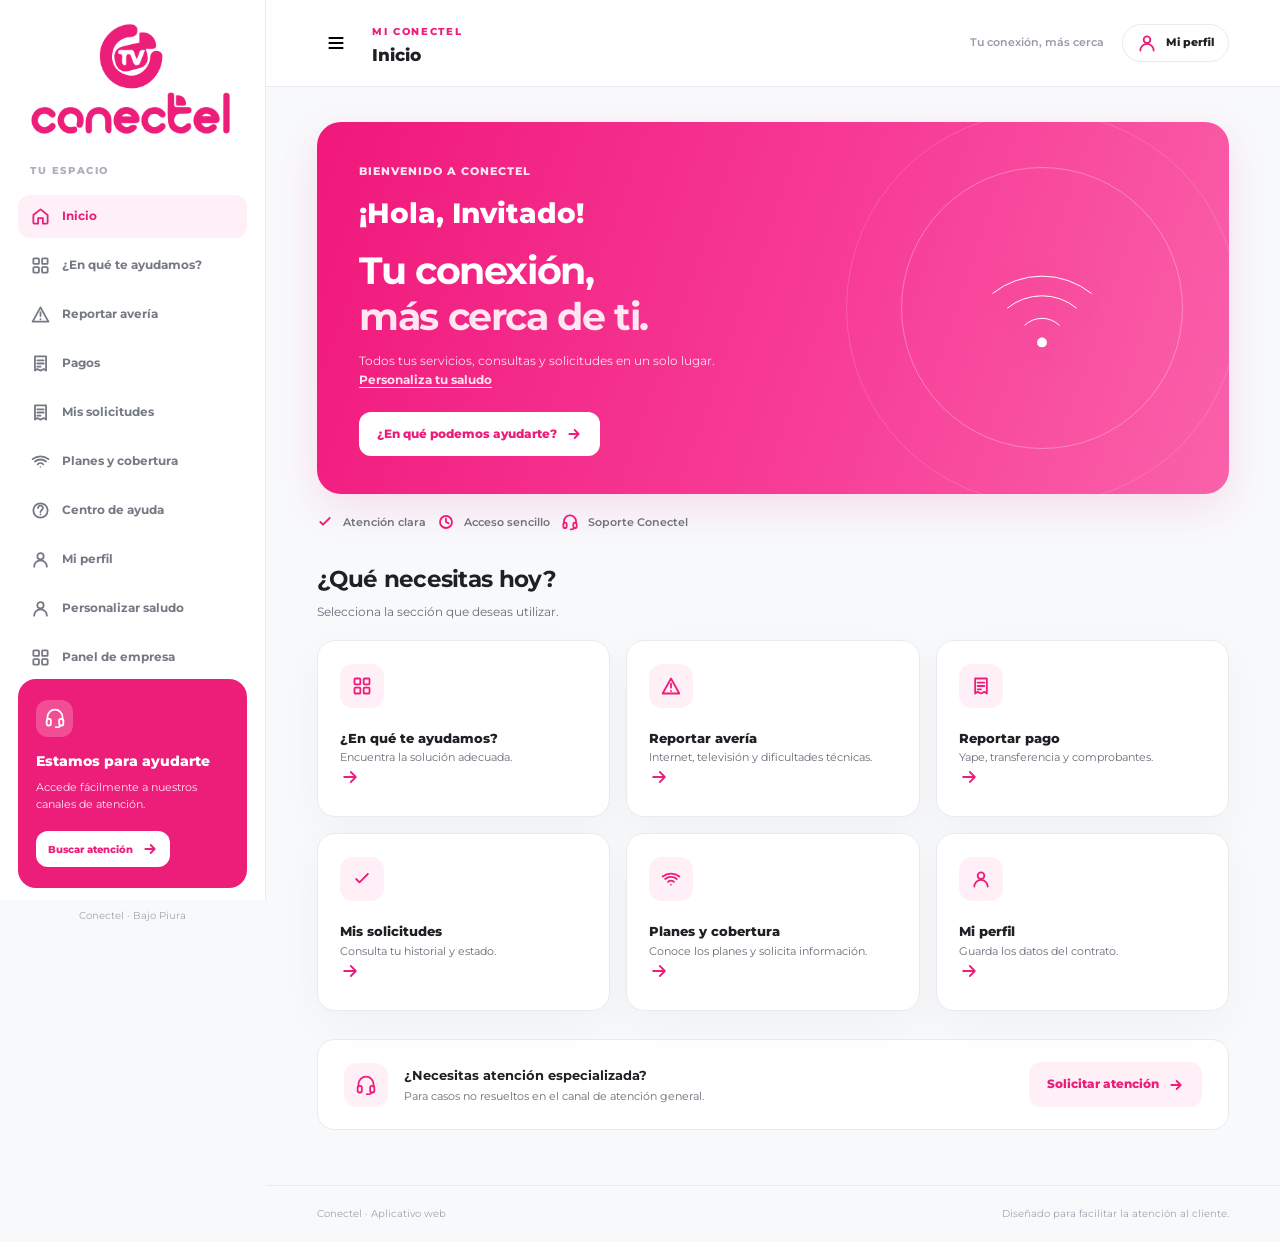
<file: index.html>
<!doctype html><html lang="es"><head><meta charset="UTF-8"><meta name="viewport" content="width=device-width,initial-scale=1"><meta http-equiv="refresh" content="0;url=paginas/inicio.html"><title>Conectel · Inicio</title><link rel="icon" href="assets/img/logo-conectel-oficial.png"><style>body{font-family:Montserrat,Arial,sans-serif;display:grid;place-items:center;min-height:100vh;margin:0;background:#fff7fb;color:#24232a;text-align:center}img{width:220px;max-width:70vw}a{display:inline-block;background:#ed1e79;color:#fff;padding:14px 24px;border-radius:12px;text-decoration:none;font-weight:bold}</style></head><body><main><img src="assets/img/logo-conectel-oficial.png" alt="Conectel"><h1>Bienvenido a Conectel</h1><p>Si no se abre automáticamente, utiliza este enlace:</p><a href="paginas/inicio.html">Abrir aplicativo</a></main><script>location.replace('paginas/inicio.html')</script></body></html>
</file>
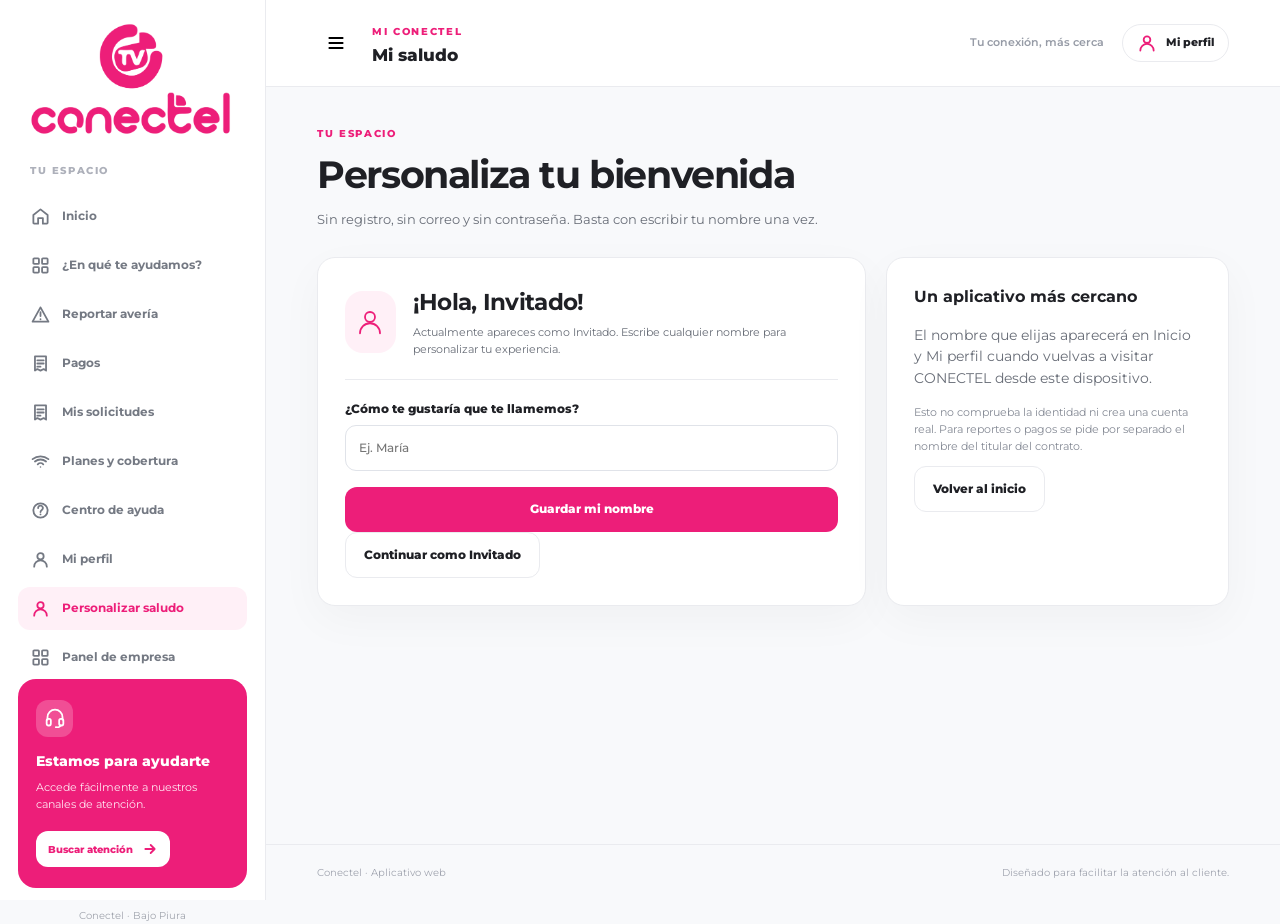
<file: acceso.html>
<!doctype html><html lang="es"><head><meta charset="UTF-8"><meta name="viewport" content="width=device-width, initial-scale=1"><meta name="theme-color" content="#ed1e79"><meta name="description" content="Conectel: atención al cliente en el Bajo Piura"><title>Personalizar saludo | Conectel</title><link rel="icon" href="../assets/img/logo-conectel-oficial.png"><link rel="stylesheet" href="../assets/css/styles.css"><link rel="stylesheet" href="../assets/css/multipagina.css"></head>
<body data-page="acceso" data-base="../">
  <svg class="svg-defs" aria-hidden="true" xmlns="http://www.w3.org/2000/svg">
    <symbol id="i-home" viewBox="0 0 24 24"><path d="m3 10 9-7 9 7v10a1 1 0 0 1-1 1h-5v-7H9v7H4a1 1 0 0 1-1-1z"/></symbol>
    <symbol id="i-grid" viewBox="0 0 24 24"><rect x="3" y="3" width="7" height="7" rx="1"/><rect x="14" y="3" width="7" height="7" rx="1"/><rect x="3" y="14" width="7" height="7" rx="1"/><rect x="14" y="14" width="7" height="7" rx="1"/></symbol>
    <symbol id="i-headphones" viewBox="0 0 24 24"><path d="M3 14v-3a9 9 0 0 1 18 0v3"/><rect x="2" y="13" width="5" height="8" rx="2"/><rect x="17" y="13" width="5" height="8" rx="2"/><path d="M19 21a6 6 0 0 1-6 2"/></symbol>
    <symbol id="i-alert" viewBox="0 0 24 24"><path d="M12 3 2 21h20L12 3z"/><path d="M12 9v5m0 4h.01"/></symbol>
    <symbol id="i-receipt" viewBox="0 0 24 24"><path d="M5 3h14v18l-3-2-4 2-4-2-3 2z"/><path d="M8 8h8M8 12h8M8 16h4"/></symbol>
    <symbol id="i-wifi" viewBox="0 0 24 24"><path d="M2 9a16 16 0 0 1 20 0M5 12a11 11 0 0 1 14 0M8.5 15.5a5 5 0 0 1 7 0"/><circle cx="12" cy="19" r="1" fill="currentColor" stroke="none"/></symbol>
    <symbol id="i-tv" viewBox="0 0 24 24"><rect x="2" y="4" width="20" height="15" rx="2"/><path d="M8 22h8m-4-3v3"/></symbol>
    <symbol id="i-arrow" viewBox="0 0 24 24"><path d="M5 12h14m-6-6 6 6-6 6"/></symbol>
    <symbol id="i-chevron" viewBox="0 0 24 24"><path d="m9 18 6-6-6-6"/></symbol>
    <symbol id="i-check" viewBox="0 0 24 24"><path d="m5 12 4 4L19 6"/></symbol>
    <symbol id="i-search" viewBox="0 0 24 24"><circle cx="11" cy="11" r="7"/><path d="m16 16 5 5"/></symbol>
    <symbol id="i-user" viewBox="0 0 24 24"><circle cx="12" cy="8" r="4"/><path d="M4 21a8 8 0 0 1 16 0"/></symbol>
    <symbol id="i-clock" viewBox="0 0 24 24"><circle cx="12" cy="12" r="9"/><path d="M12 7v5l4 2"/></symbol>
    <symbol id="i-phone" viewBox="0 0 24 24"><path d="M5 3h4l2 5-3 2a15 15 0 0 0 6 6l2-3 5 2v4c0 1-1 2-2 2A16 16 0 0 1 3 5c0-1 1-2 2-2z"/></symbol>
    <symbol id="i-message" viewBox="0 0 24 24"><path d="M21 11a8 8 0 0 1-8 8H5l-3 3V11a9 9 0 0 1 19 0z"/></symbol>
    <symbol id="i-help" viewBox="0 0 24 24"><circle cx="12" cy="12" r="9"/><path d="M9 9a3 3 0 1 1 5 2c-1 1-2 1.5-2 3m0 3h.01"/></symbol>
    <symbol id="i-info" viewBox="0 0 24 24"><circle cx="12" cy="12" r="9"/><path d="M12 11v6m0-10h.01"/></symbol>
    <symbol id="i-menu" viewBox="0 0 24 24"><path d="M4 6h16M4 12h16M4 18h16"/></symbol>
    <symbol id="i-close" viewBox="0 0 24 24"><path d="M5 5l14 14M19 5 5 19"/></symbol>
    <symbol id="i-spark" viewBox="0 0 24 24"><path d="m12 2 2.3 7.7L22 12l-7.7 2.3L12 22l-2.3-7.7L2 12l7.7-2.3z"/></symbol>
    <symbol id="i-map" viewBox="0 0 24 24"><path d="m3 6 6-3 6 3 6-3v15l-6 3-6-3-6 3zM9 3v15m6-12v15"/></symbol>
    <symbol id="i-edit" viewBox="0 0 24 24"><path d="m4 17-1 4 4-1L20 7l-3-3zM14 7l3 3"/></symbol>
  </svg>

<div class="app-shell"><div class="mobile-overlay" id="mobileOverlay" aria-hidden="true"></div><aside class="sidebar" id="sidebar"><a class="brand" href="inicio.html" aria-label="Conectel inicio"><img class="official-logo" src="../assets/img/logo-conectel-oficial.png" alt="Conectel"></a><div class="nav-caption">TU ESPACIO</div><nav class="side-nav" aria-label="Menú principal"><a href="inicio.html" class="" ><svg aria-hidden="true"><use href="#i-home"/></svg> Inicio</a><a href="orientacion.html" class="" ><svg aria-hidden="true"><use href="#i-grid"/></svg> ¿En qué te ayudamos?</a><a href="reportar.html" class="" ><svg aria-hidden="true"><use href="#i-alert"/></svg> Reportar avería</a><a href="pagos.html" class="" ><svg aria-hidden="true"><use href="#i-receipt"/></svg> Pagos</a><a href="solicitudes.html" class="" ><svg aria-hidden="true"><use href="#i-receipt"/></svg> Mis solicitudes</a><a href="planes.html" class="" ><svg aria-hidden="true"><use href="#i-wifi"/></svg> Planes y cobertura</a><a href="ayuda.html" class="" ><svg aria-hidden="true"><use href="#i-help"/></svg> Centro de ayuda</a><a href="perfil.html" class="" ><svg aria-hidden="true"><use href="#i-user"/></svg> Mi perfil</a><a href="acceso.html" class="active" aria-current="page"><svg aria-hidden="true"><use href="#i-user"/></svg> Personalizar saludo</a><a href="admin.html" class="" ><svg aria-hidden="true"><use href="#i-grid"/></svg> Panel de empresa</a></nav><div class="sidebar-bottom"><div class="help-card"><span class="help-card-icon"><svg aria-hidden="true"><use href="#i-headphones"/></svg></span><strong>Estamos para ayudarte</strong><p>Accede fácilmente a nuestros canales de atención.</p><a class="btn btn-white btn-sm" href="orientacion.html">Buscar atención <svg aria-hidden="true"><use href="#i-arrow"/></svg></a></div><span class="sidebar-note">Conectel · Bajo Piura</span></div></aside><div class="main-column"><header class="topbar"><div class="topbar-left"><button type="button" class="icon-btn mobile-menu" id="menuButton" aria-label="Abrir menú" aria-controls="sidebar" aria-expanded="false"><svg aria-hidden="true"><use href="#i-menu"/></svg></button><a class="mobile-brand" href="inicio.html"><img src="../assets/img/logo-conectel-oficial.png" alt="Conectel"></a><div class="topbar-page"><span class="eyebrow">MI CONECTEL</span><div class="topbar-title">Mi saludo</div></div></div><div class="topbar-actions"><span class="topbar-help">Tu conexión, más cerca</span><a class="profile-btn" href="perfil.html"><svg aria-hidden="true"><use href="#i-user"/></svg><span>Mi perfil</span></a></div></header><main><div class="page"><section class="page-heading"><span class="kicker">TU ESPACIO</span><h1>Personaliza tu bienvenida</h1><p>Sin registro, sin correo y sin contraseña. Basta con escribir tu nombre una vez.</p></section><div class="split"><section class="panel"><div class="profile-hero"><div class="avatar"><svg aria-hidden="true"><use href="#i-user"/></svg></div><div><h2 data-greeting>¡Hola, Invitado!</h2><p id="nameStatus">Tus preferencias se guardan en este navegador.</p></div></div><hr class="divider"><form id="simpleNameForm" class="form-grid"><label class="field full">¿Cómo te gustaría que te llamemos?<input id="friendlyName" name="nombre" type="text" maxlength="60" autocomplete="nickname" placeholder="Ej. María" required></label><div class="field full"><button type="submit" class="btn btn-primary">Guardar mi nombre</button></div></form><button id="useGuest" class="btn btn-outline" type="button">Continuar como Invitado</button></section><aside class="panel"><h3>Un aplicativo más cercano</h3><p>El nombre que elijas aparecerá en Inicio y Mi perfil cuando vuelvas a visitar CONECTEL desde este dispositivo.</p><p class="smallprint">Esto no comprueba la identidad ni crea una cuenta real. Para reportes o pagos se pide por separado el nombre del titular del contrato.</p><a href="inicio.html" class="btn btn-outline">Volver al inicio</a></aside></div></div></main><footer class="footer">Conectel · Aplicativo web <span>Diseñado para facilitar la atención al cliente.</span></footer></div></div><nav class="bottom-nav" aria-label="Navegación rápida"><a href="inicio.html" class=""><svg aria-hidden="true"><use href="#i-home"/></svg><span>Inicio</span></a><a href="orientacion.html" class=""><svg aria-hidden="true"><use href="#i-grid"/></svg><span>Ayuda</span></a><a href="reportar.html" class=""><svg aria-hidden="true"><use href="#i-alert"/></svg><span>Reportar avería</span></a><a href="solicitudes.html" class=""><svg aria-hidden="true"><use href="#i-receipt"/></svg><span>Mis solicitudes</span></a><a href="perfil.html" class=""><svg aria-hidden="true"><use href="#i-user"/></svg><span>Mi perfil</span></a></nav><div id="toast" class="toast" role="status" aria-live="polite"></div>
<script src="../assets/js/config.js"></script><script src="../assets/js/data.js"></script><script src="../assets/js/shared.js"></script></body></html>
</file>
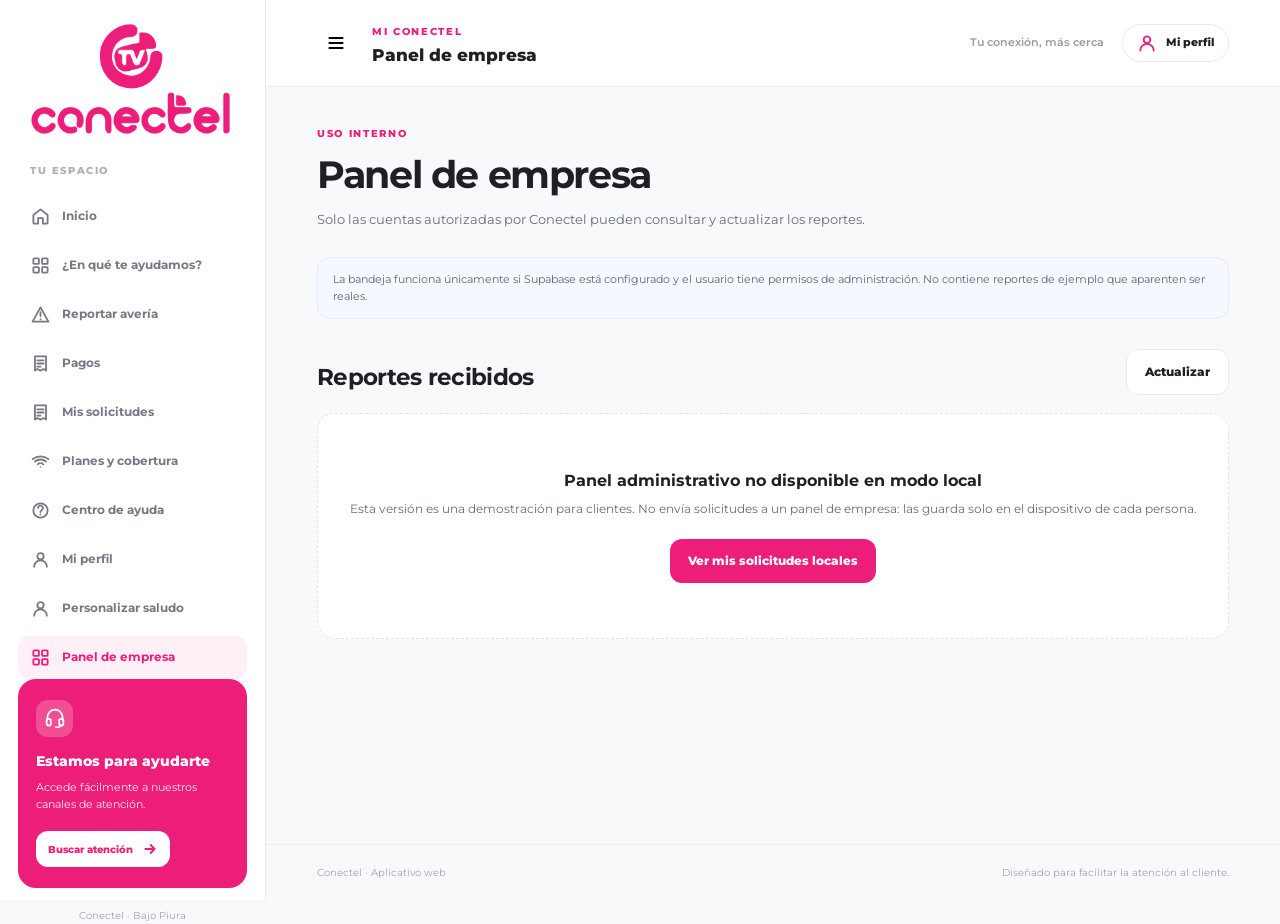
<file: admin.html>
<!doctype html><html lang="es"><head><meta charset="UTF-8"><meta name="viewport" content="width=device-width, initial-scale=1"><meta name="theme-color" content="#ed1e79"><meta name="description" content="Conectel: atención al cliente en el Bajo Piura"><title>Panel de empresa | Conectel</title><link rel="icon" href="../assets/img/logo-conectel-oficial.png"><link rel="stylesheet" href="../assets/css/styles.css"><link rel="stylesheet" href="../assets/css/multipagina.css"></head>
<body data-page="admin" data-base="../">
  <svg class="svg-defs" aria-hidden="true" xmlns="http://www.w3.org/2000/svg">
    <symbol id="i-home" viewBox="0 0 24 24"><path d="m3 10 9-7 9 7v10a1 1 0 0 1-1 1h-5v-7H9v7H4a1 1 0 0 1-1-1z"/></symbol>
    <symbol id="i-grid" viewBox="0 0 24 24"><rect x="3" y="3" width="7" height="7" rx="1"/><rect x="14" y="3" width="7" height="7" rx="1"/><rect x="3" y="14" width="7" height="7" rx="1"/><rect x="14" y="14" width="7" height="7" rx="1"/></symbol>
    <symbol id="i-headphones" viewBox="0 0 24 24"><path d="M3 14v-3a9 9 0 0 1 18 0v3"/><rect x="2" y="13" width="5" height="8" rx="2"/><rect x="17" y="13" width="5" height="8" rx="2"/><path d="M19 21a6 6 0 0 1-6 2"/></symbol>
    <symbol id="i-alert" viewBox="0 0 24 24"><path d="M12 3 2 21h20L12 3z"/><path d="M12 9v5m0 4h.01"/></symbol>
    <symbol id="i-receipt" viewBox="0 0 24 24"><path d="M5 3h14v18l-3-2-4 2-4-2-3 2z"/><path d="M8 8h8M8 12h8M8 16h4"/></symbol>
    <symbol id="i-wifi" viewBox="0 0 24 24"><path d="M2 9a16 16 0 0 1 20 0M5 12a11 11 0 0 1 14 0M8.5 15.5a5 5 0 0 1 7 0"/><circle cx="12" cy="19" r="1" fill="currentColor" stroke="none"/></symbol>
    <symbol id="i-tv" viewBox="0 0 24 24"><rect x="2" y="4" width="20" height="15" rx="2"/><path d="M8 22h8m-4-3v3"/></symbol>
    <symbol id="i-arrow" viewBox="0 0 24 24"><path d="M5 12h14m-6-6 6 6-6 6"/></symbol>
    <symbol id="i-chevron" viewBox="0 0 24 24"><path d="m9 18 6-6-6-6"/></symbol>
    <symbol id="i-check" viewBox="0 0 24 24"><path d="m5 12 4 4L19 6"/></symbol>
    <symbol id="i-search" viewBox="0 0 24 24"><circle cx="11" cy="11" r="7"/><path d="m16 16 5 5"/></symbol>
    <symbol id="i-user" viewBox="0 0 24 24"><circle cx="12" cy="8" r="4"/><path d="M4 21a8 8 0 0 1 16 0"/></symbol>
    <symbol id="i-clock" viewBox="0 0 24 24"><circle cx="12" cy="12" r="9"/><path d="M12 7v5l4 2"/></symbol>
    <symbol id="i-phone" viewBox="0 0 24 24"><path d="M5 3h4l2 5-3 2a15 15 0 0 0 6 6l2-3 5 2v4c0 1-1 2-2 2A16 16 0 0 1 3 5c0-1 1-2 2-2z"/></symbol>
    <symbol id="i-message" viewBox="0 0 24 24"><path d="M21 11a8 8 0 0 1-8 8H5l-3 3V11a9 9 0 0 1 19 0z"/></symbol>
    <symbol id="i-help" viewBox="0 0 24 24"><circle cx="12" cy="12" r="9"/><path d="M9 9a3 3 0 1 1 5 2c-1 1-2 1.5-2 3m0 3h.01"/></symbol>
    <symbol id="i-info" viewBox="0 0 24 24"><circle cx="12" cy="12" r="9"/><path d="M12 11v6m0-10h.01"/></symbol>
    <symbol id="i-menu" viewBox="0 0 24 24"><path d="M4 6h16M4 12h16M4 18h16"/></symbol>
    <symbol id="i-close" viewBox="0 0 24 24"><path d="M5 5l14 14M19 5 5 19"/></symbol>
    <symbol id="i-spark" viewBox="0 0 24 24"><path d="m12 2 2.3 7.7L22 12l-7.7 2.3L12 22l-2.3-7.7L2 12l7.7-2.3z"/></symbol>
    <symbol id="i-map" viewBox="0 0 24 24"><path d="m3 6 6-3 6 3 6-3v15l-6 3-6-3-6 3zM9 3v15m6-12v15"/></symbol>
    <symbol id="i-edit" viewBox="0 0 24 24"><path d="m4 17-1 4 4-1L20 7l-3-3zM14 7l3 3"/></symbol>
  </svg>

<div class="app-shell"><div class="mobile-overlay" id="mobileOverlay" aria-hidden="true"></div><aside class="sidebar" id="sidebar"><a class="brand" href="inicio.html" aria-label="Conectel inicio"><img class="official-logo" src="../assets/img/logo-conectel-oficial.png" alt="Conectel"></a><div class="nav-caption">TU ESPACIO</div><nav class="side-nav" aria-label="Menú principal"><a href="inicio.html" class="" ><svg aria-hidden="true"><use href="#i-home"/></svg> Inicio</a><a href="orientacion.html" class="" ><svg aria-hidden="true"><use href="#i-grid"/></svg> ¿En qué te ayudamos?</a><a href="reportar.html" class="" ><svg aria-hidden="true"><use href="#i-alert"/></svg> Reportar avería</a><a href="pagos.html" class="" ><svg aria-hidden="true"><use href="#i-receipt"/></svg> Pagos</a><a href="solicitudes.html" class="" ><svg aria-hidden="true"><use href="#i-receipt"/></svg> Mis solicitudes</a><a href="planes.html" class="" ><svg aria-hidden="true"><use href="#i-wifi"/></svg> Planes y cobertura</a><a href="ayuda.html" class="" ><svg aria-hidden="true"><use href="#i-help"/></svg> Centro de ayuda</a><a href="perfil.html" class="" ><svg aria-hidden="true"><use href="#i-user"/></svg> Mi perfil</a><a href="acceso.html" class="" ><svg aria-hidden="true"><use href="#i-user"/></svg> Personalizar saludo</a><a href="admin.html" class="active" aria-current="page"><svg aria-hidden="true"><use href="#i-grid"/></svg> Panel de empresa</a></nav><div class="sidebar-bottom"><div class="help-card"><span class="help-card-icon"><svg aria-hidden="true"><use href="#i-headphones"/></svg></span><strong>Estamos para ayudarte</strong><p>Accede fácilmente a nuestros canales de atención.</p><a class="btn btn-white btn-sm" href="orientacion.html">Buscar atención <svg aria-hidden="true"><use href="#i-arrow"/></svg></a></div><span class="sidebar-note">Conectel · Bajo Piura</span></div></aside><div class="main-column"><header class="topbar"><div class="topbar-left"><button type="button" class="icon-btn mobile-menu" id="menuButton" aria-label="Abrir menú" aria-controls="sidebar" aria-expanded="false"><svg aria-hidden="true"><use href="#i-menu"/></svg></button><a class="mobile-brand" href="inicio.html"><img src="../assets/img/logo-conectel-oficial.png" alt="Conectel"></a><div class="topbar-page"><span class="eyebrow">MI CONECTEL</span><div class="topbar-title">Panel de empresa</div></div></div><div class="topbar-actions"><span class="topbar-help">Tu conexión, más cerca</span><a class="profile-btn" href="perfil.html"><svg aria-hidden="true"><use href="#i-user"/></svg><span data-profile-short>Mi perfil</span></a></div></header><main><div class="page"><section class="page-heading"><span class="kicker">USO INTERNO</span><h1>Panel de empresa</h1><p>Solo las cuentas autorizadas por Conectel pueden consultar y actualizar los reportes.</p></section><div class="notice info">La bandeja funciona únicamente si Supabase está configurado y el usuario tiene permisos de administración. No contiene reportes de ejemplo que aparenten ser reales.</div><div class="section-head"><h2>Reportes recibidos</h2><button class="btn btn-outline" id="refreshAdmin" type="button">Actualizar</button></div><div id="adminTickets" aria-live="polite"></div></div></main><footer class="footer">Conectel · Aplicativo web <span>Diseñado para facilitar la atención al cliente.</span></footer></div></div><nav class="bottom-nav" aria-label="Navegación rápida"><a href="inicio.html" class=""><svg aria-hidden="true"><use href="#i-home"/></svg><span>Inicio</span></a><a href="orientacion.html" class=""><svg aria-hidden="true"><use href="#i-grid"/></svg><span>Ayuda</span></a><a href="reportar.html" class=""><svg aria-hidden="true"><use href="#i-alert"/></svg><span>Reportar avería</span></a><a href="solicitudes.html" class=""><svg aria-hidden="true"><use href="#i-receipt"/></svg><span>Mis solicitudes</span></a><a href="perfil.html" class=""><svg aria-hidden="true"><use href="#i-user"/></svg><span>Mi perfil</span></a></nav><div id="toast" class="toast" role="status" aria-live="polite"></div>
<script src="../assets/js/config.js"></script><script src="../assets/js/data.js"></script><script src="../assets/js/shared.js"></script></body></html>
</file>
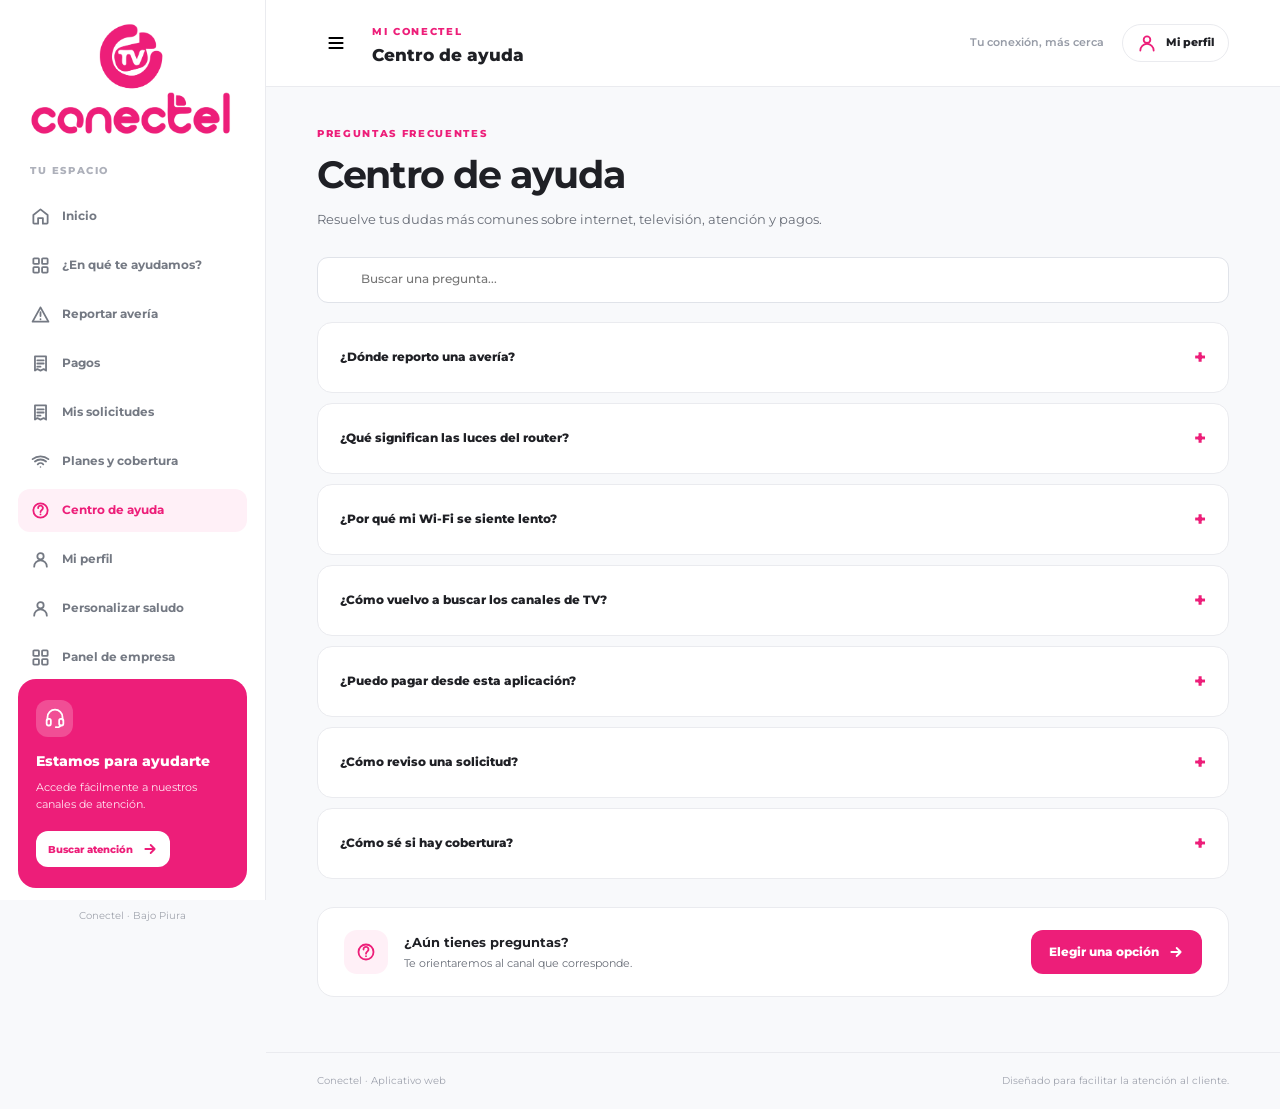
<file: ayuda.html>
<!doctype html><html lang="es"><head><meta charset="UTF-8"><meta name="viewport" content="width=device-width, initial-scale=1"><meta name="theme-color" content="#ed1e79"><meta name="description" content="Conectel: atención al cliente en el Bajo Piura"><title>Centro de ayuda | Conectel</title><link rel="icon" href="../assets/img/logo-conectel-oficial.png"><link rel="stylesheet" href="../assets/css/styles.css"><link rel="stylesheet" href="../assets/css/multipagina.css"></head>
<body data-page="ayuda" data-base="../">
  <svg class="svg-defs" aria-hidden="true" xmlns="http://www.w3.org/2000/svg">
    <symbol id="i-home" viewBox="0 0 24 24"><path d="m3 10 9-7 9 7v10a1 1 0 0 1-1 1h-5v-7H9v7H4a1 1 0 0 1-1-1z"/></symbol>
    <symbol id="i-grid" viewBox="0 0 24 24"><rect x="3" y="3" width="7" height="7" rx="1"/><rect x="14" y="3" width="7" height="7" rx="1"/><rect x="3" y="14" width="7" height="7" rx="1"/><rect x="14" y="14" width="7" height="7" rx="1"/></symbol>
    <symbol id="i-headphones" viewBox="0 0 24 24"><path d="M3 14v-3a9 9 0 0 1 18 0v3"/><rect x="2" y="13" width="5" height="8" rx="2"/><rect x="17" y="13" width="5" height="8" rx="2"/><path d="M19 21a6 6 0 0 1-6 2"/></symbol>
    <symbol id="i-alert" viewBox="0 0 24 24"><path d="M12 3 2 21h20L12 3z"/><path d="M12 9v5m0 4h.01"/></symbol>
    <symbol id="i-receipt" viewBox="0 0 24 24"><path d="M5 3h14v18l-3-2-4 2-4-2-3 2z"/><path d="M8 8h8M8 12h8M8 16h4"/></symbol>
    <symbol id="i-wifi" viewBox="0 0 24 24"><path d="M2 9a16 16 0 0 1 20 0M5 12a11 11 0 0 1 14 0M8.5 15.5a5 5 0 0 1 7 0"/><circle cx="12" cy="19" r="1" fill="currentColor" stroke="none"/></symbol>
    <symbol id="i-tv" viewBox="0 0 24 24"><rect x="2" y="4" width="20" height="15" rx="2"/><path d="M8 22h8m-4-3v3"/></symbol>
    <symbol id="i-arrow" viewBox="0 0 24 24"><path d="M5 12h14m-6-6 6 6-6 6"/></symbol>
    <symbol id="i-chevron" viewBox="0 0 24 24"><path d="m9 18 6-6-6-6"/></symbol>
    <symbol id="i-check" viewBox="0 0 24 24"><path d="m5 12 4 4L19 6"/></symbol>
    <symbol id="i-search" viewBox="0 0 24 24"><circle cx="11" cy="11" r="7"/><path d="m16 16 5 5"/></symbol>
    <symbol id="i-user" viewBox="0 0 24 24"><circle cx="12" cy="8" r="4"/><path d="M4 21a8 8 0 0 1 16 0"/></symbol>
    <symbol id="i-clock" viewBox="0 0 24 24"><circle cx="12" cy="12" r="9"/><path d="M12 7v5l4 2"/></symbol>
    <symbol id="i-phone" viewBox="0 0 24 24"><path d="M5 3h4l2 5-3 2a15 15 0 0 0 6 6l2-3 5 2v4c0 1-1 2-2 2A16 16 0 0 1 3 5c0-1 1-2 2-2z"/></symbol>
    <symbol id="i-message" viewBox="0 0 24 24"><path d="M21 11a8 8 0 0 1-8 8H5l-3 3V11a9 9 0 0 1 19 0z"/></symbol>
    <symbol id="i-help" viewBox="0 0 24 24"><circle cx="12" cy="12" r="9"/><path d="M9 9a3 3 0 1 1 5 2c-1 1-2 1.5-2 3m0 3h.01"/></symbol>
    <symbol id="i-info" viewBox="0 0 24 24"><circle cx="12" cy="12" r="9"/><path d="M12 11v6m0-10h.01"/></symbol>
    <symbol id="i-menu" viewBox="0 0 24 24"><path d="M4 6h16M4 12h16M4 18h16"/></symbol>
    <symbol id="i-close" viewBox="0 0 24 24"><path d="M5 5l14 14M19 5 5 19"/></symbol>
    <symbol id="i-spark" viewBox="0 0 24 24"><path d="m12 2 2.3 7.7L22 12l-7.7 2.3L12 22l-2.3-7.7L2 12l7.7-2.3z"/></symbol>
    <symbol id="i-map" viewBox="0 0 24 24"><path d="m3 6 6-3 6 3 6-3v15l-6 3-6-3-6 3zM9 3v15m6-12v15"/></symbol>
    <symbol id="i-edit" viewBox="0 0 24 24"><path d="m4 17-1 4 4-1L20 7l-3-3zM14 7l3 3"/></symbol>
  </svg>

<div class="app-shell"><div class="mobile-overlay" id="mobileOverlay" aria-hidden="true"></div><aside class="sidebar" id="sidebar"><a class="brand" href="inicio.html" aria-label="Conectel inicio"><img class="official-logo" src="../assets/img/logo-conectel-oficial.png" alt="Conectel"></a><div class="nav-caption">TU ESPACIO</div><nav class="side-nav" aria-label="Menú principal"><a href="inicio.html" class="" ><svg aria-hidden="true"><use href="#i-home"/></svg> Inicio</a><a href="orientacion.html" class="" ><svg aria-hidden="true"><use href="#i-grid"/></svg> ¿En qué te ayudamos?</a><a href="reportar.html" class="" ><svg aria-hidden="true"><use href="#i-alert"/></svg> Reportar avería</a><a href="pagos.html" class="" ><svg aria-hidden="true"><use href="#i-receipt"/></svg> Pagos</a><a href="solicitudes.html" class="" ><svg aria-hidden="true"><use href="#i-receipt"/></svg> Mis solicitudes</a><a href="planes.html" class="" ><svg aria-hidden="true"><use href="#i-wifi"/></svg> Planes y cobertura</a><a href="ayuda.html" class="active" aria-current="page"><svg aria-hidden="true"><use href="#i-help"/></svg> Centro de ayuda</a><a href="perfil.html" class="" ><svg aria-hidden="true"><use href="#i-user"/></svg> Mi perfil</a><a href="acceso.html" class="" ><svg aria-hidden="true"><use href="#i-user"/></svg> Personalizar saludo</a><a href="admin.html" class="" ><svg aria-hidden="true"><use href="#i-grid"/></svg> Panel de empresa</a></nav><div class="sidebar-bottom"><div class="help-card"><span class="help-card-icon"><svg aria-hidden="true"><use href="#i-headphones"/></svg></span><strong>Estamos para ayudarte</strong><p>Accede fácilmente a nuestros canales de atención.</p><a class="btn btn-white btn-sm" href="orientacion.html">Buscar atención <svg aria-hidden="true"><use href="#i-arrow"/></svg></a></div><span class="sidebar-note">Conectel · Bajo Piura</span></div></aside><div class="main-column"><header class="topbar"><div class="topbar-left"><button type="button" class="icon-btn mobile-menu" id="menuButton" aria-label="Abrir menú" aria-controls="sidebar" aria-expanded="false"><svg aria-hidden="true"><use href="#i-menu"/></svg></button><a class="mobile-brand" href="inicio.html"><img src="../assets/img/logo-conectel-oficial.png" alt="Conectel"></a><div class="topbar-page"><span class="eyebrow">MI CONECTEL</span><div class="topbar-title">Centro de ayuda</div></div></div><div class="topbar-actions"><span class="topbar-help">Tu conexión, más cerca</span><a class="profile-btn" href="perfil.html"><svg aria-hidden="true"><use href="#i-user"/></svg><span data-profile-short>Mi perfil</span></a></div></header><main><div class="page"><section class="page-heading"><span class="kicker">PREGUNTAS FRECUENTES</span><h1>Centro de ayuda</h1><p>Resuelve tus dudas más comunes sobre internet, televisión, atención y pagos.</p></section><div class="search-wrap"><input class="search-input" id="faqSearch" placeholder="Buscar una pregunta..." aria-label="Buscar preguntas"></div><div id="faqContainer"></div><div class="info-strip"><div class="info-strip-left"><span class="icon-box"><svg aria-hidden="true"><use href="#i-help"/></svg></span><div><h3>¿Aún tienes preguntas?</h3><p>Te orientaremos al canal que corresponde.</p></div></div><a class="btn btn-primary" href="orientacion.html">Elegir una opción <svg aria-hidden="true"><use href="#i-arrow"/></svg></a></div></div></main><footer class="footer">Conectel · Aplicativo web <span>Diseñado para facilitar la atención al cliente.</span></footer></div></div><nav class="bottom-nav" aria-label="Navegación rápida"><a href="inicio.html" class=""><svg aria-hidden="true"><use href="#i-home"/></svg><span>Inicio</span></a><a href="orientacion.html" class=""><svg aria-hidden="true"><use href="#i-grid"/></svg><span>Ayuda</span></a><a href="reportar.html" class=""><svg aria-hidden="true"><use href="#i-alert"/></svg><span>Reportar avería</span></a><a href="solicitudes.html" class=""><svg aria-hidden="true"><use href="#i-receipt"/></svg><span>Mis solicitudes</span></a><a href="perfil.html" class=""><svg aria-hidden="true"><use href="#i-user"/></svg><span>Mi perfil</span></a></nav><div id="toast" class="toast" role="status" aria-live="polite"></div>
<script src="../assets/js/config.js"></script><script src="../assets/js/data.js"></script><script src="../assets/js/shared.js"></script></body></html>
</file>
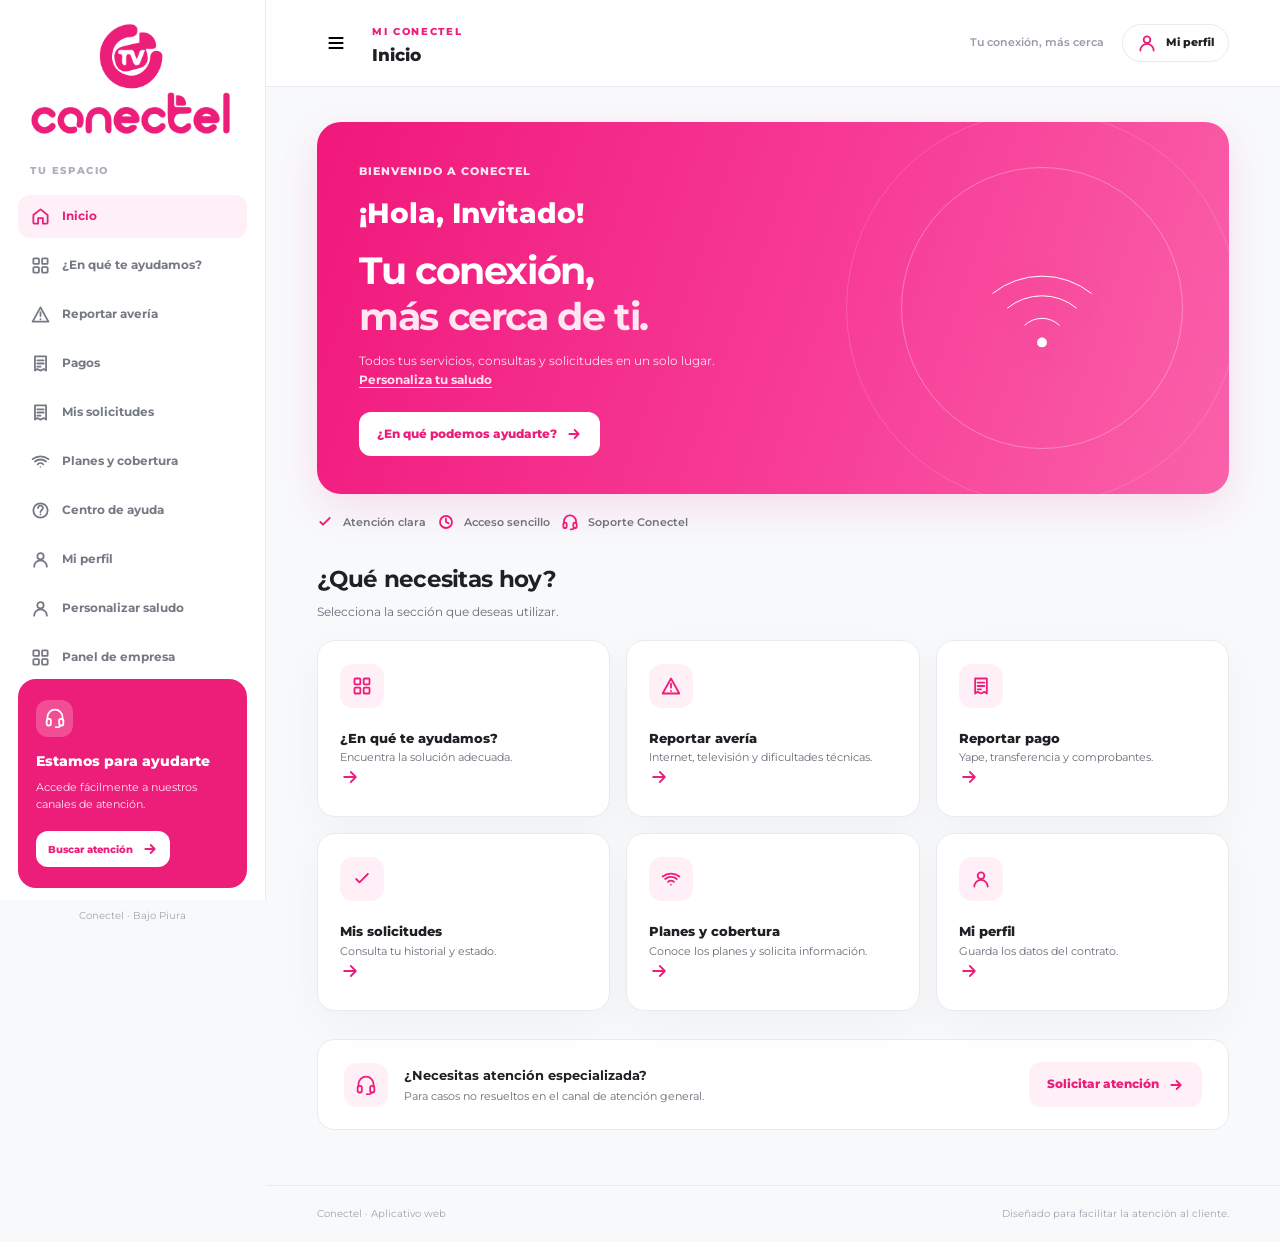
<file: inicio.html>
<!doctype html><html lang="es"><head><meta charset="UTF-8"><meta name="viewport" content="width=device-width, initial-scale=1"><meta name="theme-color" content="#ed1e79"><meta name="description" content="Conectel: atención al cliente en el Bajo Piura"><title>Inicio | Conectel</title><link rel="icon" href="../assets/img/logo-conectel-oficial.png"><link rel="stylesheet" href="../assets/css/styles.css"><link rel="stylesheet" href="../assets/css/multipagina.css"></head>
<body data-page="inicio" data-base="../">
  <svg class="svg-defs" aria-hidden="true" xmlns="http://www.w3.org/2000/svg">
    <symbol id="i-home" viewBox="0 0 24 24"><path d="m3 10 9-7 9 7v10a1 1 0 0 1-1 1h-5v-7H9v7H4a1 1 0 0 1-1-1z"/></symbol>
    <symbol id="i-grid" viewBox="0 0 24 24"><rect x="3" y="3" width="7" height="7" rx="1"/><rect x="14" y="3" width="7" height="7" rx="1"/><rect x="3" y="14" width="7" height="7" rx="1"/><rect x="14" y="14" width="7" height="7" rx="1"/></symbol>
    <symbol id="i-headphones" viewBox="0 0 24 24"><path d="M3 14v-3a9 9 0 0 1 18 0v3"/><rect x="2" y="13" width="5" height="8" rx="2"/><rect x="17" y="13" width="5" height="8" rx="2"/><path d="M19 21a6 6 0 0 1-6 2"/></symbol>
    <symbol id="i-alert" viewBox="0 0 24 24"><path d="M12 3 2 21h20L12 3z"/><path d="M12 9v5m0 4h.01"/></symbol>
    <symbol id="i-receipt" viewBox="0 0 24 24"><path d="M5 3h14v18l-3-2-4 2-4-2-3 2z"/><path d="M8 8h8M8 12h8M8 16h4"/></symbol>
    <symbol id="i-wifi" viewBox="0 0 24 24"><path d="M2 9a16 16 0 0 1 20 0M5 12a11 11 0 0 1 14 0M8.5 15.5a5 5 0 0 1 7 0"/><circle cx="12" cy="19" r="1" fill="currentColor" stroke="none"/></symbol>
    <symbol id="i-tv" viewBox="0 0 24 24"><rect x="2" y="4" width="20" height="15" rx="2"/><path d="M8 22h8m-4-3v3"/></symbol>
    <symbol id="i-arrow" viewBox="0 0 24 24"><path d="M5 12h14m-6-6 6 6-6 6"/></symbol>
    <symbol id="i-chevron" viewBox="0 0 24 24"><path d="m9 18 6-6-6-6"/></symbol>
    <symbol id="i-check" viewBox="0 0 24 24"><path d="m5 12 4 4L19 6"/></symbol>
    <symbol id="i-search" viewBox="0 0 24 24"><circle cx="11" cy="11" r="7"/><path d="m16 16 5 5"/></symbol>
    <symbol id="i-user" viewBox="0 0 24 24"><circle cx="12" cy="8" r="4"/><path d="M4 21a8 8 0 0 1 16 0"/></symbol>
    <symbol id="i-clock" viewBox="0 0 24 24"><circle cx="12" cy="12" r="9"/><path d="M12 7v5l4 2"/></symbol>
    <symbol id="i-phone" viewBox="0 0 24 24"><path d="M5 3h4l2 5-3 2a15 15 0 0 0 6 6l2-3 5 2v4c0 1-1 2-2 2A16 16 0 0 1 3 5c0-1 1-2 2-2z"/></symbol>
    <symbol id="i-message" viewBox="0 0 24 24"><path d="M21 11a8 8 0 0 1-8 8H5l-3 3V11a9 9 0 0 1 19 0z"/></symbol>
    <symbol id="i-help" viewBox="0 0 24 24"><circle cx="12" cy="12" r="9"/><path d="M9 9a3 3 0 1 1 5 2c-1 1-2 1.5-2 3m0 3h.01"/></symbol>
    <symbol id="i-info" viewBox="0 0 24 24"><circle cx="12" cy="12" r="9"/><path d="M12 11v6m0-10h.01"/></symbol>
    <symbol id="i-menu" viewBox="0 0 24 24"><path d="M4 6h16M4 12h16M4 18h16"/></symbol>
    <symbol id="i-close" viewBox="0 0 24 24"><path d="M5 5l14 14M19 5 5 19"/></symbol>
    <symbol id="i-spark" viewBox="0 0 24 24"><path d="m12 2 2.3 7.7L22 12l-7.7 2.3L12 22l-2.3-7.7L2 12l7.7-2.3z"/></symbol>
    <symbol id="i-map" viewBox="0 0 24 24"><path d="m3 6 6-3 6 3 6-3v15l-6 3-6-3-6 3zM9 3v15m6-12v15"/></symbol>
    <symbol id="i-edit" viewBox="0 0 24 24"><path d="m4 17-1 4 4-1L20 7l-3-3zM14 7l3 3"/></symbol>
  </svg>

<div class="app-shell"><div class="mobile-overlay" id="mobileOverlay" aria-hidden="true"></div><aside class="sidebar" id="sidebar"><a class="brand" href="inicio.html" aria-label="Conectel inicio"><img class="official-logo" src="../assets/img/logo-conectel-oficial.png" alt="Conectel"></a><div class="nav-caption">TU ESPACIO</div><nav class="side-nav" aria-label="Menú principal"><a href="inicio.html" class="active" aria-current="page"><svg aria-hidden="true"><use href="#i-home"/></svg> Inicio</a><a href="orientacion.html" class="" ><svg aria-hidden="true"><use href="#i-grid"/></svg> ¿En qué te ayudamos?</a><a href="reportar.html" class="" ><svg aria-hidden="true"><use href="#i-alert"/></svg> Reportar avería</a><a href="pagos.html" class="" ><svg aria-hidden="true"><use href="#i-receipt"/></svg> Pagos</a><a href="solicitudes.html" class="" ><svg aria-hidden="true"><use href="#i-receipt"/></svg> Mis solicitudes</a><a href="planes.html" class="" ><svg aria-hidden="true"><use href="#i-wifi"/></svg> Planes y cobertura</a><a href="ayuda.html" class="" ><svg aria-hidden="true"><use href="#i-help"/></svg> Centro de ayuda</a><a href="perfil.html" class="" ><svg aria-hidden="true"><use href="#i-user"/></svg> Mi perfil</a><a href="acceso.html" class="" ><svg aria-hidden="true"><use href="#i-user"/></svg> Personalizar saludo</a><a href="admin.html" class="" ><svg aria-hidden="true"><use href="#i-grid"/></svg> Panel de empresa</a></nav><div class="sidebar-bottom"><div class="help-card"><span class="help-card-icon"><svg aria-hidden="true"><use href="#i-headphones"/></svg></span><strong>Estamos para ayudarte</strong><p>Accede fácilmente a nuestros canales de atención.</p><a class="btn btn-white btn-sm" href="orientacion.html">Buscar atención <svg aria-hidden="true"><use href="#i-arrow"/></svg></a></div><span class="sidebar-note">Conectel · Bajo Piura</span></div></aside><div class="main-column"><header class="topbar"><div class="topbar-left"><button type="button" class="icon-btn mobile-menu" id="menuButton" aria-label="Abrir menú" aria-controls="sidebar" aria-expanded="false"><svg aria-hidden="true"><use href="#i-menu"/></svg></button><a class="mobile-brand" href="inicio.html"><img src="../assets/img/logo-conectel-oficial.png" alt="Conectel"></a><div class="topbar-page"><span class="eyebrow">MI CONECTEL</span><div class="topbar-title">Inicio</div></div></div><div class="topbar-actions"><span class="topbar-help">Tu conexión, más cerca</span><a class="profile-btn" href="perfil.html"><svg aria-hidden="true"><use href="#i-user"/></svg><span data-profile-short>Mi perfil</span></a></div></header><main><div class="page"><section class="hero"><div class="hero-content"><span class="hero-overline">BIENVENIDO A CONECTEL</span><div class="friendly-greeting" data-greeting>¡Hola, Invitado!</div><h1>Tu conexión,<br><span>más cerca de ti.</span></h1><p>Todos tus servicios, consultas y solicitudes en un solo lugar. <a href="acceso.html" class="friendly-link">Personaliza tu saludo</a></p><a class="btn btn-white" href="orientacion.html">¿En qué podemos ayudarte? <svg aria-hidden="true"><use href="#i-arrow"/></svg></a></div><div class="hero-art"><svg aria-hidden="true"><use href="#i-wifi"/></svg></div></section>
<div class="stats"><span class="stat"><svg aria-hidden="true"><use href="#i-check"/></svg> Atención clara</span><span class="stat"><svg aria-hidden="true"><use href="#i-clock"/></svg> Acceso sencillo</span><span class="stat"><svg aria-hidden="true"><use href="#i-headphones"/></svg> Soporte Conectel</span></div>
<div class="section-head"><div><h2>¿Qué necesitas hoy?</h2><p>Selecciona la sección que deseas utilizar.</p></div></div>
<div class="grid grid-3"><a class="tile" href="orientacion.html"><span class="tile-icon"><svg aria-hidden="true"><use href="#i-grid"/></svg></span><strong>¿En qué te ayudamos?</strong><p>Encuentra la solución adecuada.</p><span class="tile-arrow"><svg aria-hidden="true"><use href="#i-arrow"/></svg></span></a><a class="tile" href="reportar.html"><span class="tile-icon"><svg aria-hidden="true"><use href="#i-alert"/></svg></span><strong>Reportar avería</strong><p>Internet, televisión y dificultades técnicas.</p><span class="tile-arrow"><svg aria-hidden="true"><use href="#i-arrow"/></svg></span></a><a class="tile" href="pagos.html"><span class="tile-icon"><svg aria-hidden="true"><use href="#i-receipt"/></svg></span><strong>Reportar pago</strong><p>Yape, transferencia y comprobantes.</p><span class="tile-arrow"><svg aria-hidden="true"><use href="#i-arrow"/></svg></span></a><a class="tile" href="solicitudes.html"><span class="tile-icon"><svg aria-hidden="true"><use href="#i-check"/></svg></span><strong>Mis solicitudes</strong><p>Consulta tu historial y estado.</p><span class="tile-arrow"><svg aria-hidden="true"><use href="#i-arrow"/></svg></span></a><a class="tile" href="planes.html"><span class="tile-icon"><svg aria-hidden="true"><use href="#i-wifi"/></svg></span><strong>Planes y cobertura</strong><p>Conoce los planes y solicita información.</p><span class="tile-arrow"><svg aria-hidden="true"><use href="#i-arrow"/></svg></span></a><a class="tile" href="perfil.html"><span class="tile-icon"><svg aria-hidden="true"><use href="#i-user"/></svg></span><strong>Mi perfil</strong><p>Guarda los datos del contrato.</p><span class="tile-arrow"><svg aria-hidden="true"><use href="#i-arrow"/></svg></span></a></div>
<div class="info-strip"><div class="info-strip-left"><span class="icon-box"><svg aria-hidden="true"><use href="#i-headphones"/></svg></span><div><h3>¿Necesitas atención especializada?</h3><p>Para casos no resueltos en el canal de atención general.</p></div></div><a class="btn btn-secondary" href="reportar.html?tipo=especializada">Solicitar atención <svg aria-hidden="true"><use href="#i-arrow"/></svg></a></div></div></main><footer class="footer">Conectel · Aplicativo web <span>Diseñado para facilitar la atención al cliente.</span></footer></div></div><nav class="bottom-nav" aria-label="Navegación rápida"><a href="inicio.html" class="active"><svg aria-hidden="true"><use href="#i-home"/></svg><span>Inicio</span></a><a href="orientacion.html" class=""><svg aria-hidden="true"><use href="#i-grid"/></svg><span>Ayuda</span></a><a href="reportar.html" class=""><svg aria-hidden="true"><use href="#i-alert"/></svg><span>Reportar avería</span></a><a href="solicitudes.html" class=""><svg aria-hidden="true"><use href="#i-receipt"/></svg><span>Mis solicitudes</span></a><a href="perfil.html" class=""><svg aria-hidden="true"><use href="#i-user"/></svg><span>Mi perfil</span></a></nav><div id="toast" class="toast" role="status" aria-live="polite"></div>
<script src="../assets/js/config.js"></script><script src="../assets/js/data.js"></script><script src="../assets/js/shared.js"></script></body></html>
</file>
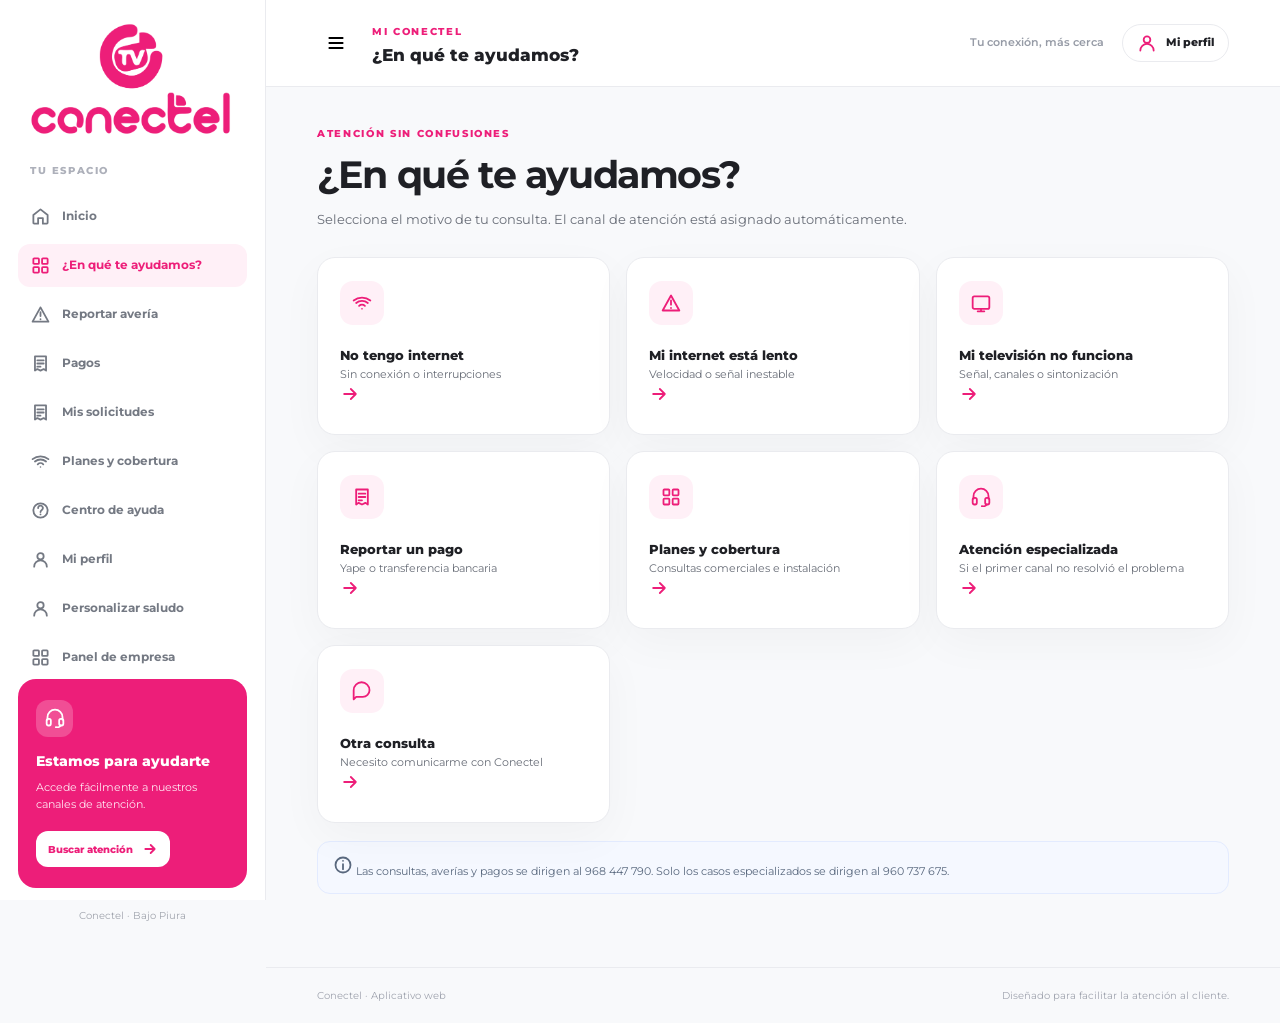
<file: orientacion.html>
<!doctype html><html lang="es"><head><meta charset="UTF-8"><meta name="viewport" content="width=device-width, initial-scale=1"><meta name="theme-color" content="#ed1e79"><meta name="description" content="Conectel: atención al cliente en el Bajo Piura"><title>¿En qué te ayudamos? | Conectel</title><link rel="icon" href="../assets/img/logo-conectel-oficial.png"><link rel="stylesheet" href="../assets/css/styles.css"><link rel="stylesheet" href="../assets/css/multipagina.css"></head>
<body data-page="orientacion" data-base="../">
  <svg class="svg-defs" aria-hidden="true" xmlns="http://www.w3.org/2000/svg">
    <symbol id="i-home" viewBox="0 0 24 24"><path d="m3 10 9-7 9 7v10a1 1 0 0 1-1 1h-5v-7H9v7H4a1 1 0 0 1-1-1z"/></symbol>
    <symbol id="i-grid" viewBox="0 0 24 24"><rect x="3" y="3" width="7" height="7" rx="1"/><rect x="14" y="3" width="7" height="7" rx="1"/><rect x="3" y="14" width="7" height="7" rx="1"/><rect x="14" y="14" width="7" height="7" rx="1"/></symbol>
    <symbol id="i-headphones" viewBox="0 0 24 24"><path d="M3 14v-3a9 9 0 0 1 18 0v3"/><rect x="2" y="13" width="5" height="8" rx="2"/><rect x="17" y="13" width="5" height="8" rx="2"/><path d="M19 21a6 6 0 0 1-6 2"/></symbol>
    <symbol id="i-alert" viewBox="0 0 24 24"><path d="M12 3 2 21h20L12 3z"/><path d="M12 9v5m0 4h.01"/></symbol>
    <symbol id="i-receipt" viewBox="0 0 24 24"><path d="M5 3h14v18l-3-2-4 2-4-2-3 2z"/><path d="M8 8h8M8 12h8M8 16h4"/></symbol>
    <symbol id="i-wifi" viewBox="0 0 24 24"><path d="M2 9a16 16 0 0 1 20 0M5 12a11 11 0 0 1 14 0M8.5 15.5a5 5 0 0 1 7 0"/><circle cx="12" cy="19" r="1" fill="currentColor" stroke="none"/></symbol>
    <symbol id="i-tv" viewBox="0 0 24 24"><rect x="2" y="4" width="20" height="15" rx="2"/><path d="M8 22h8m-4-3v3"/></symbol>
    <symbol id="i-arrow" viewBox="0 0 24 24"><path d="M5 12h14m-6-6 6 6-6 6"/></symbol>
    <symbol id="i-chevron" viewBox="0 0 24 24"><path d="m9 18 6-6-6-6"/></symbol>
    <symbol id="i-check" viewBox="0 0 24 24"><path d="m5 12 4 4L19 6"/></symbol>
    <symbol id="i-search" viewBox="0 0 24 24"><circle cx="11" cy="11" r="7"/><path d="m16 16 5 5"/></symbol>
    <symbol id="i-user" viewBox="0 0 24 24"><circle cx="12" cy="8" r="4"/><path d="M4 21a8 8 0 0 1 16 0"/></symbol>
    <symbol id="i-clock" viewBox="0 0 24 24"><circle cx="12" cy="12" r="9"/><path d="M12 7v5l4 2"/></symbol>
    <symbol id="i-phone" viewBox="0 0 24 24"><path d="M5 3h4l2 5-3 2a15 15 0 0 0 6 6l2-3 5 2v4c0 1-1 2-2 2A16 16 0 0 1 3 5c0-1 1-2 2-2z"/></symbol>
    <symbol id="i-message" viewBox="0 0 24 24"><path d="M21 11a8 8 0 0 1-8 8H5l-3 3V11a9 9 0 0 1 19 0z"/></symbol>
    <symbol id="i-help" viewBox="0 0 24 24"><circle cx="12" cy="12" r="9"/><path d="M9 9a3 3 0 1 1 5 2c-1 1-2 1.5-2 3m0 3h.01"/></symbol>
    <symbol id="i-info" viewBox="0 0 24 24"><circle cx="12" cy="12" r="9"/><path d="M12 11v6m0-10h.01"/></symbol>
    <symbol id="i-menu" viewBox="0 0 24 24"><path d="M4 6h16M4 12h16M4 18h16"/></symbol>
    <symbol id="i-close" viewBox="0 0 24 24"><path d="M5 5l14 14M19 5 5 19"/></symbol>
    <symbol id="i-spark" viewBox="0 0 24 24"><path d="m12 2 2.3 7.7L22 12l-7.7 2.3L12 22l-2.3-7.7L2 12l7.7-2.3z"/></symbol>
    <symbol id="i-map" viewBox="0 0 24 24"><path d="m3 6 6-3 6 3 6-3v15l-6 3-6-3-6 3zM9 3v15m6-12v15"/></symbol>
    <symbol id="i-edit" viewBox="0 0 24 24"><path d="m4 17-1 4 4-1L20 7l-3-3zM14 7l3 3"/></symbol>
  </svg>

<div class="app-shell"><div class="mobile-overlay" id="mobileOverlay" aria-hidden="true"></div><aside class="sidebar" id="sidebar"><a class="brand" href="inicio.html" aria-label="Conectel inicio"><img class="official-logo" src="../assets/img/logo-conectel-oficial.png" alt="Conectel"></a><div class="nav-caption">TU ESPACIO</div><nav class="side-nav" aria-label="Menú principal"><a href="inicio.html" class="" ><svg aria-hidden="true"><use href="#i-home"/></svg> Inicio</a><a href="orientacion.html" class="active" aria-current="page"><svg aria-hidden="true"><use href="#i-grid"/></svg> ¿En qué te ayudamos?</a><a href="reportar.html" class="" ><svg aria-hidden="true"><use href="#i-alert"/></svg> Reportar avería</a><a href="pagos.html" class="" ><svg aria-hidden="true"><use href="#i-receipt"/></svg> Pagos</a><a href="solicitudes.html" class="" ><svg aria-hidden="true"><use href="#i-receipt"/></svg> Mis solicitudes</a><a href="planes.html" class="" ><svg aria-hidden="true"><use href="#i-wifi"/></svg> Planes y cobertura</a><a href="ayuda.html" class="" ><svg aria-hidden="true"><use href="#i-help"/></svg> Centro de ayuda</a><a href="perfil.html" class="" ><svg aria-hidden="true"><use href="#i-user"/></svg> Mi perfil</a><a href="acceso.html" class="" ><svg aria-hidden="true"><use href="#i-user"/></svg> Personalizar saludo</a><a href="admin.html" class="" ><svg aria-hidden="true"><use href="#i-grid"/></svg> Panel de empresa</a></nav><div class="sidebar-bottom"><div class="help-card"><span class="help-card-icon"><svg aria-hidden="true"><use href="#i-headphones"/></svg></span><strong>Estamos para ayudarte</strong><p>Accede fácilmente a nuestros canales de atención.</p><a class="btn btn-white btn-sm" href="orientacion.html">Buscar atención <svg aria-hidden="true"><use href="#i-arrow"/></svg></a></div><span class="sidebar-note">Conectel · Bajo Piura</span></div></aside><div class="main-column"><header class="topbar"><div class="topbar-left"><button type="button" class="icon-btn mobile-menu" id="menuButton" aria-label="Abrir menú" aria-controls="sidebar" aria-expanded="false"><svg aria-hidden="true"><use href="#i-menu"/></svg></button><a class="mobile-brand" href="inicio.html"><img src="../assets/img/logo-conectel-oficial.png" alt="Conectel"></a><div class="topbar-page"><span class="eyebrow">MI CONECTEL</span><div class="topbar-title">¿En qué te ayudamos?</div></div></div><div class="topbar-actions"><span class="topbar-help">Tu conexión, más cerca</span><a class="profile-btn" href="perfil.html"><svg aria-hidden="true"><use href="#i-user"/></svg><span data-profile-short>Mi perfil</span></a></div></header><main><div class="page"><section class="page-heading"><span class="kicker">ATENCIÓN SIN CONFUSIONES</span><h1>¿En qué te ayudamos?</h1><p>Selecciona el motivo de tu consulta. El canal de atención está asignado automáticamente.</p></section><div class="grid grid-3"><a class="tile" href="reportar.html?tipo=Sin%20internet"><span class="tile-icon"><svg aria-hidden="true"><use href="#i-wifi"/></svg></span><strong>No tengo internet</strong><p>Sin conexión o interrupciones</p><span class="tile-arrow"><svg aria-hidden="true"><use href="#i-arrow"/></svg></span></a><a class="tile" href="reportar.html?tipo=Internet%20lento%20o%20inestable"><span class="tile-icon"><svg aria-hidden="true"><use href="#i-alert"/></svg></span><strong>Mi internet está lento</strong><p>Velocidad o señal inestable</p><span class="tile-arrow"><svg aria-hidden="true"><use href="#i-arrow"/></svg></span></a><a class="tile" href="reportar.html?tipo=Problema%20con%20televisión"><span class="tile-icon"><svg aria-hidden="true"><use href="#i-tv"/></svg></span><strong>Mi televisión no funciona</strong><p>Señal, canales o sintonización</p><span class="tile-arrow"><svg aria-hidden="true"><use href="#i-arrow"/></svg></span></a><a class="tile" href="pagos.html"><span class="tile-icon"><svg aria-hidden="true"><use href="#i-receipt"/></svg></span><strong>Reportar un pago</strong><p>Yape o transferencia bancaria</p><span class="tile-arrow"><svg aria-hidden="true"><use href="#i-arrow"/></svg></span></a><a class="tile" href="planes.html"><span class="tile-icon"><svg aria-hidden="true"><use href="#i-grid"/></svg></span><strong>Planes y cobertura</strong><p>Consultas comerciales e instalación</p><span class="tile-arrow"><svg aria-hidden="true"><use href="#i-arrow"/></svg></span></a><a class="tile" href="reportar.html?tipo=especializada"><span class="tile-icon"><svg aria-hidden="true"><use href="#i-headphones"/></svg></span><strong>Atención especializada</strong><p>Si el primer canal no resolvió el problema</p><span class="tile-arrow"><svg aria-hidden="true"><use href="#i-arrow"/></svg></span></a><a class="tile" href="reportar.html?tipo=Otra%20solicitud"><span class="tile-icon"><svg aria-hidden="true"><use href="#i-message"/></svg></span><strong>Otra consulta</strong><p>Necesito comunicarme con Conectel</p><span class="tile-arrow"><svg aria-hidden="true"><use href="#i-arrow"/></svg></span></a></div><div class="notice info"><svg aria-hidden="true"><use href="#i-info"/></svg> Las consultas, averías y pagos se dirigen al 968 447 790. Solo los casos especializados se dirigen al 960 737 675.</div></div></main><footer class="footer">Conectel · Aplicativo web <span>Diseñado para facilitar la atención al cliente.</span></footer></div></div><nav class="bottom-nav" aria-label="Navegación rápida"><a href="inicio.html" class=""><svg aria-hidden="true"><use href="#i-home"/></svg><span>Inicio</span></a><a href="orientacion.html" class="active"><svg aria-hidden="true"><use href="#i-grid"/></svg><span>Ayuda</span></a><a href="reportar.html" class=""><svg aria-hidden="true"><use href="#i-alert"/></svg><span>Reportar avería</span></a><a href="solicitudes.html" class=""><svg aria-hidden="true"><use href="#i-receipt"/></svg><span>Mis solicitudes</span></a><a href="perfil.html" class=""><svg aria-hidden="true"><use href="#i-user"/></svg><span>Mi perfil</span></a></nav><div id="toast" class="toast" role="status" aria-live="polite"></div>
<script src="../assets/js/config.js"></script><script src="../assets/js/data.js"></script><script src="../assets/js/shared.js"></script></body></html>
</file>
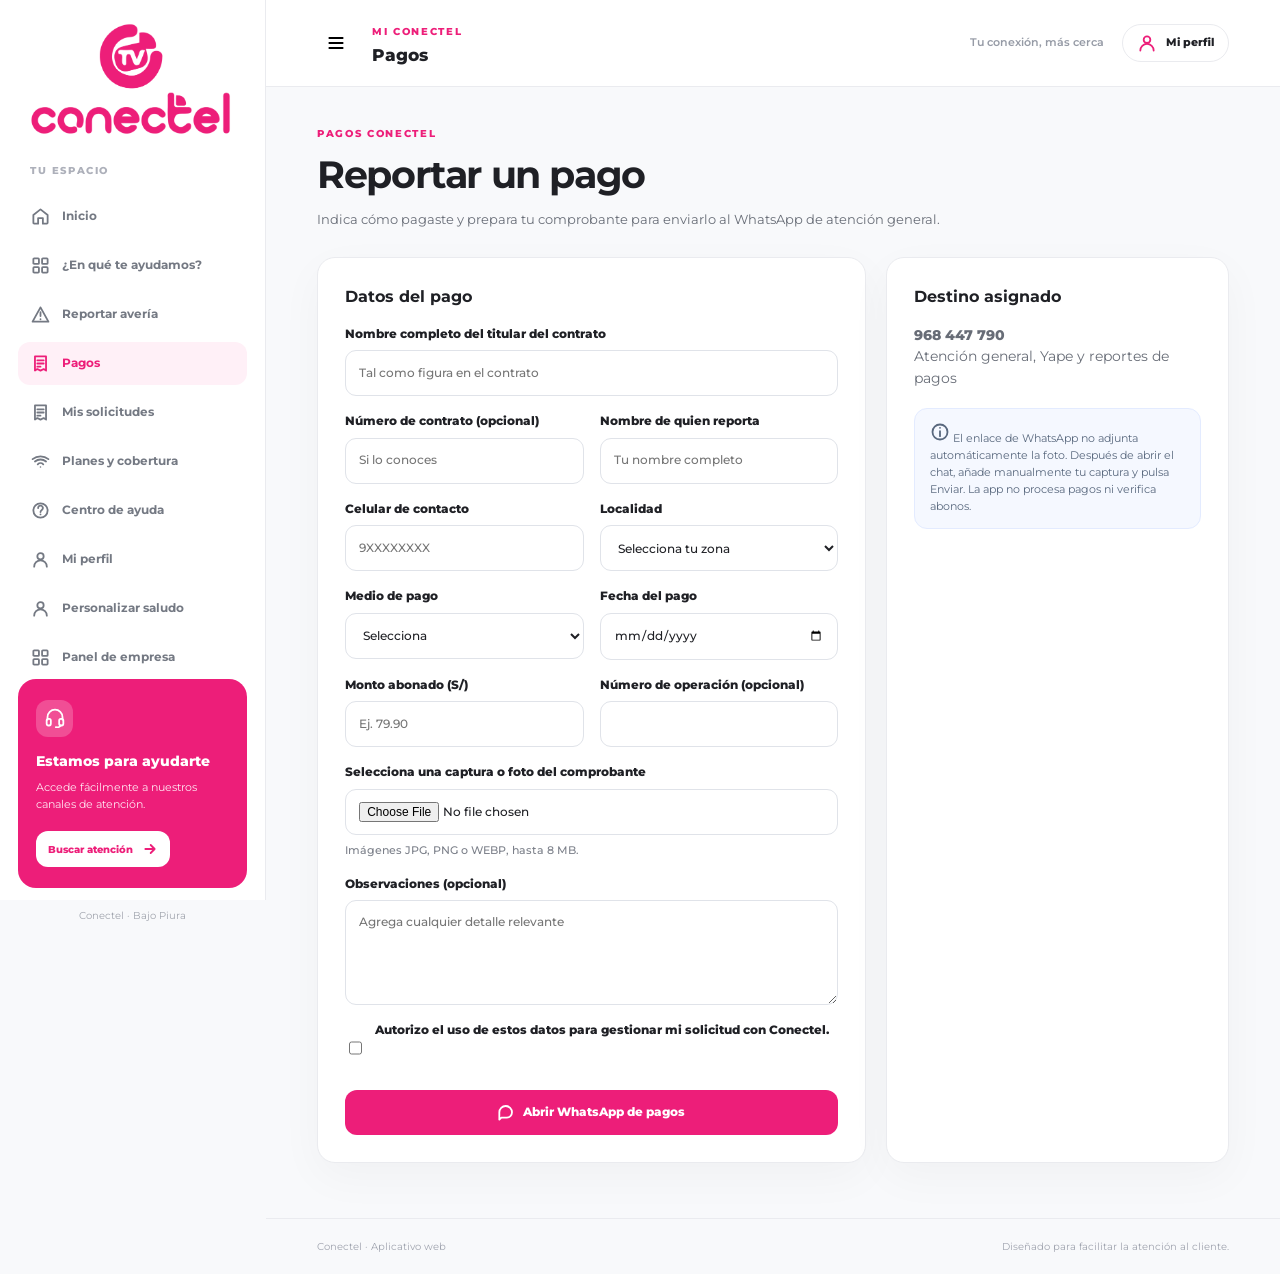
<file: pagos.html>
<!doctype html><html lang="es"><head><meta charset="UTF-8"><meta name="viewport" content="width=device-width, initial-scale=1"><meta name="theme-color" content="#ed1e79"><meta name="description" content="Conectel: atención al cliente en el Bajo Piura"><title>Pagos | Conectel</title><link rel="icon" href="../assets/img/logo-conectel-oficial.png"><link rel="stylesheet" href="../assets/css/styles.css"><link rel="stylesheet" href="../assets/css/multipagina.css"></head>
<body data-page="pagos" data-base="../">
  <svg class="svg-defs" aria-hidden="true" xmlns="http://www.w3.org/2000/svg">
    <symbol id="i-home" viewBox="0 0 24 24"><path d="m3 10 9-7 9 7v10a1 1 0 0 1-1 1h-5v-7H9v7H4a1 1 0 0 1-1-1z"/></symbol>
    <symbol id="i-grid" viewBox="0 0 24 24"><rect x="3" y="3" width="7" height="7" rx="1"/><rect x="14" y="3" width="7" height="7" rx="1"/><rect x="3" y="14" width="7" height="7" rx="1"/><rect x="14" y="14" width="7" height="7" rx="1"/></symbol>
    <symbol id="i-headphones" viewBox="0 0 24 24"><path d="M3 14v-3a9 9 0 0 1 18 0v3"/><rect x="2" y="13" width="5" height="8" rx="2"/><rect x="17" y="13" width="5" height="8" rx="2"/><path d="M19 21a6 6 0 0 1-6 2"/></symbol>
    <symbol id="i-alert" viewBox="0 0 24 24"><path d="M12 3 2 21h20L12 3z"/><path d="M12 9v5m0 4h.01"/></symbol>
    <symbol id="i-receipt" viewBox="0 0 24 24"><path d="M5 3h14v18l-3-2-4 2-4-2-3 2z"/><path d="M8 8h8M8 12h8M8 16h4"/></symbol>
    <symbol id="i-wifi" viewBox="0 0 24 24"><path d="M2 9a16 16 0 0 1 20 0M5 12a11 11 0 0 1 14 0M8.5 15.5a5 5 0 0 1 7 0"/><circle cx="12" cy="19" r="1" fill="currentColor" stroke="none"/></symbol>
    <symbol id="i-tv" viewBox="0 0 24 24"><rect x="2" y="4" width="20" height="15" rx="2"/><path d="M8 22h8m-4-3v3"/></symbol>
    <symbol id="i-arrow" viewBox="0 0 24 24"><path d="M5 12h14m-6-6 6 6-6 6"/></symbol>
    <symbol id="i-chevron" viewBox="0 0 24 24"><path d="m9 18 6-6-6-6"/></symbol>
    <symbol id="i-check" viewBox="0 0 24 24"><path d="m5 12 4 4L19 6"/></symbol>
    <symbol id="i-search" viewBox="0 0 24 24"><circle cx="11" cy="11" r="7"/><path d="m16 16 5 5"/></symbol>
    <symbol id="i-user" viewBox="0 0 24 24"><circle cx="12" cy="8" r="4"/><path d="M4 21a8 8 0 0 1 16 0"/></symbol>
    <symbol id="i-clock" viewBox="0 0 24 24"><circle cx="12" cy="12" r="9"/><path d="M12 7v5l4 2"/></symbol>
    <symbol id="i-phone" viewBox="0 0 24 24"><path d="M5 3h4l2 5-3 2a15 15 0 0 0 6 6l2-3 5 2v4c0 1-1 2-2 2A16 16 0 0 1 3 5c0-1 1-2 2-2z"/></symbol>
    <symbol id="i-message" viewBox="0 0 24 24"><path d="M21 11a8 8 0 0 1-8 8H5l-3 3V11a9 9 0 0 1 19 0z"/></symbol>
    <symbol id="i-help" viewBox="0 0 24 24"><circle cx="12" cy="12" r="9"/><path d="M9 9a3 3 0 1 1 5 2c-1 1-2 1.5-2 3m0 3h.01"/></symbol>
    <symbol id="i-info" viewBox="0 0 24 24"><circle cx="12" cy="12" r="9"/><path d="M12 11v6m0-10h.01"/></symbol>
    <symbol id="i-menu" viewBox="0 0 24 24"><path d="M4 6h16M4 12h16M4 18h16"/></symbol>
    <symbol id="i-close" viewBox="0 0 24 24"><path d="M5 5l14 14M19 5 5 19"/></symbol>
    <symbol id="i-spark" viewBox="0 0 24 24"><path d="m12 2 2.3 7.7L22 12l-7.7 2.3L12 22l-2.3-7.7L2 12l7.7-2.3z"/></symbol>
    <symbol id="i-map" viewBox="0 0 24 24"><path d="m3 6 6-3 6 3 6-3v15l-6 3-6-3-6 3zM9 3v15m6-12v15"/></symbol>
    <symbol id="i-edit" viewBox="0 0 24 24"><path d="m4 17-1 4 4-1L20 7l-3-3zM14 7l3 3"/></symbol>
  </svg>

<div class="app-shell"><div class="mobile-overlay" id="mobileOverlay" aria-hidden="true"></div><aside class="sidebar" id="sidebar"><a class="brand" href="inicio.html" aria-label="Conectel inicio"><img class="official-logo" src="../assets/img/logo-conectel-oficial.png" alt="Conectel"></a><div class="nav-caption">TU ESPACIO</div><nav class="side-nav" aria-label="Menú principal"><a href="inicio.html" class="" ><svg aria-hidden="true"><use href="#i-home"/></svg> Inicio</a><a href="orientacion.html" class="" ><svg aria-hidden="true"><use href="#i-grid"/></svg> ¿En qué te ayudamos?</a><a href="reportar.html" class="" ><svg aria-hidden="true"><use href="#i-alert"/></svg> Reportar avería</a><a href="pagos.html" class="active" aria-current="page"><svg aria-hidden="true"><use href="#i-receipt"/></svg> Pagos</a><a href="solicitudes.html" class="" ><svg aria-hidden="true"><use href="#i-receipt"/></svg> Mis solicitudes</a><a href="planes.html" class="" ><svg aria-hidden="true"><use href="#i-wifi"/></svg> Planes y cobertura</a><a href="ayuda.html" class="" ><svg aria-hidden="true"><use href="#i-help"/></svg> Centro de ayuda</a><a href="perfil.html" class="" ><svg aria-hidden="true"><use href="#i-user"/></svg> Mi perfil</a><a href="acceso.html" class="" ><svg aria-hidden="true"><use href="#i-user"/></svg> Personalizar saludo</a><a href="admin.html" class="" ><svg aria-hidden="true"><use href="#i-grid"/></svg> Panel de empresa</a></nav><div class="sidebar-bottom"><div class="help-card"><span class="help-card-icon"><svg aria-hidden="true"><use href="#i-headphones"/></svg></span><strong>Estamos para ayudarte</strong><p>Accede fácilmente a nuestros canales de atención.</p><a class="btn btn-white btn-sm" href="orientacion.html">Buscar atención <svg aria-hidden="true"><use href="#i-arrow"/></svg></a></div><span class="sidebar-note">Conectel · Bajo Piura</span></div></aside><div class="main-column"><header class="topbar"><div class="topbar-left"><button type="button" class="icon-btn mobile-menu" id="menuButton" aria-label="Abrir menú" aria-controls="sidebar" aria-expanded="false"><svg aria-hidden="true"><use href="#i-menu"/></svg></button><a class="mobile-brand" href="inicio.html"><img src="../assets/img/logo-conectel-oficial.png" alt="Conectel"></a><div class="topbar-page"><span class="eyebrow">MI CONECTEL</span><div class="topbar-title">Pagos</div></div></div><div class="topbar-actions"><span class="topbar-help">Tu conexión, más cerca</span><a class="profile-btn" href="perfil.html"><svg aria-hidden="true"><use href="#i-user"/></svg><span data-profile-short>Mi perfil</span></a></div></header><main><div class="page"><section class="page-heading"><span class="kicker">PAGOS CONECTEL</span><h1>Reportar un pago</h1><p>Indica cómo pagaste y prepara tu comprobante para enviarlo al WhatsApp de atención general.</p></section><div class="split"><section class="panel"><h3>Datos del pago</h3><form id="paymentForm" class="form-grid"><label class="field full">Nombre completo del titular del contrato<input name="titular" maxlength="100" required placeholder="Tal como figura en el contrato" data-profile="titular"></label>
<label class="field">Número de contrato (opcional)<input name="contrato" maxlength="40" placeholder="Si lo conoces" data-profile="contrato"></label>
<label class="field">Nombre de quien reporta<input name="nombre" maxlength="80" required placeholder="Tu nombre completo" data-profile="nombre"></label>
<label class="field">Celular de contacto<input name="telefono" type="tel" maxlength="16" pattern="[0-9+ ()-]{7,16}" required placeholder="9XXXXXXXX" data-profile="telefono"></label><label class="field">Localidad<select name="zona" required><option value="">Selecciona tu zona</option><option>La Unión</option><option>La Arena</option><option>Vice</option><option>San Clemente</option><option>Bellavista</option><option>Bernal</option><option>Otra localidad</option></select></label>
<label class="field">Medio de pago<select name="medio" required><option value="">Selecciona</option><option>Yape</option><option>Transferencia bancaria</option><option>Otro</option></select></label>
<label class="field">Fecha del pago<input name="fechaPago" type="date" placeholder="" required></label>
<label class="field">Monto abonado (S/)<input name="monto" type="number" placeholder="Ej. 79.90" required min="0.01" step="0.01"></label>
<label class="field">Número de operación (opcional)<input name="operacion" type="text" placeholder="" maxlength="50"></label>
<label class="field full">Selecciona una captura o foto del comprobante<input id="paymentPhoto" name="comprobante" type="file" accept="image/png,image/jpeg,image/webp" aria-describedby="photoWarning"><small id="photoWarning">Imágenes JPG, PNG o WEBP, hasta 8 MB.</small></label>
<div id="photoPreview" class="photo-preview field full" aria-live="polite"></div>
<label class="field full">Observaciones (opcional)<textarea name="descripcion" maxlength="500" placeholder="Agrega cualquier detalle relevante"></textarea></label><label class="field full" style="display:flex;flex-direction:row;align-items:flex-start;gap:10px"><input type="checkbox" name="consentimiento" required style="width:auto;margin-top:4px"> Autorizo el uso de estos datos para gestionar mi solicitud con Conectel.</label>
<div class="field full"><button class="btn btn-primary" type="submit"><svg aria-hidden="true"><use href="#i-message"/></svg> Abrir WhatsApp de pagos</button></div></form></section>
<aside class="panel"><h3>Destino asignado</h3><p><strong>968 447 790</strong><br>Atención general, Yape y reportes de pagos</p><div class="notice info"><svg aria-hidden="true"><use href="#i-info"/></svg> El enlace de WhatsApp no adjunta automáticamente la foto. Después de abrir el chat, añade manualmente tu captura y pulsa Enviar. La app no procesa pagos ni verifica abonos.</div></aside></div></div></main><footer class="footer">Conectel · Aplicativo web <span>Diseñado para facilitar la atención al cliente.</span></footer></div></div><nav class="bottom-nav" aria-label="Navegación rápida"><a href="inicio.html" class=""><svg aria-hidden="true"><use href="#i-home"/></svg><span>Inicio</span></a><a href="orientacion.html" class=""><svg aria-hidden="true"><use href="#i-grid"/></svg><span>Ayuda</span></a><a href="reportar.html" class=""><svg aria-hidden="true"><use href="#i-alert"/></svg><span>Reportar avería</span></a><a href="solicitudes.html" class=""><svg aria-hidden="true"><use href="#i-receipt"/></svg><span>Mis solicitudes</span></a><a href="perfil.html" class=""><svg aria-hidden="true"><use href="#i-user"/></svg><span>Mi perfil</span></a></nav><div id="toast" class="toast" role="status" aria-live="polite"></div>
<script src="../assets/js/config.js"></script><script src="../assets/js/data.js"></script><script src="../assets/js/shared.js"></script></body></html>
</file>
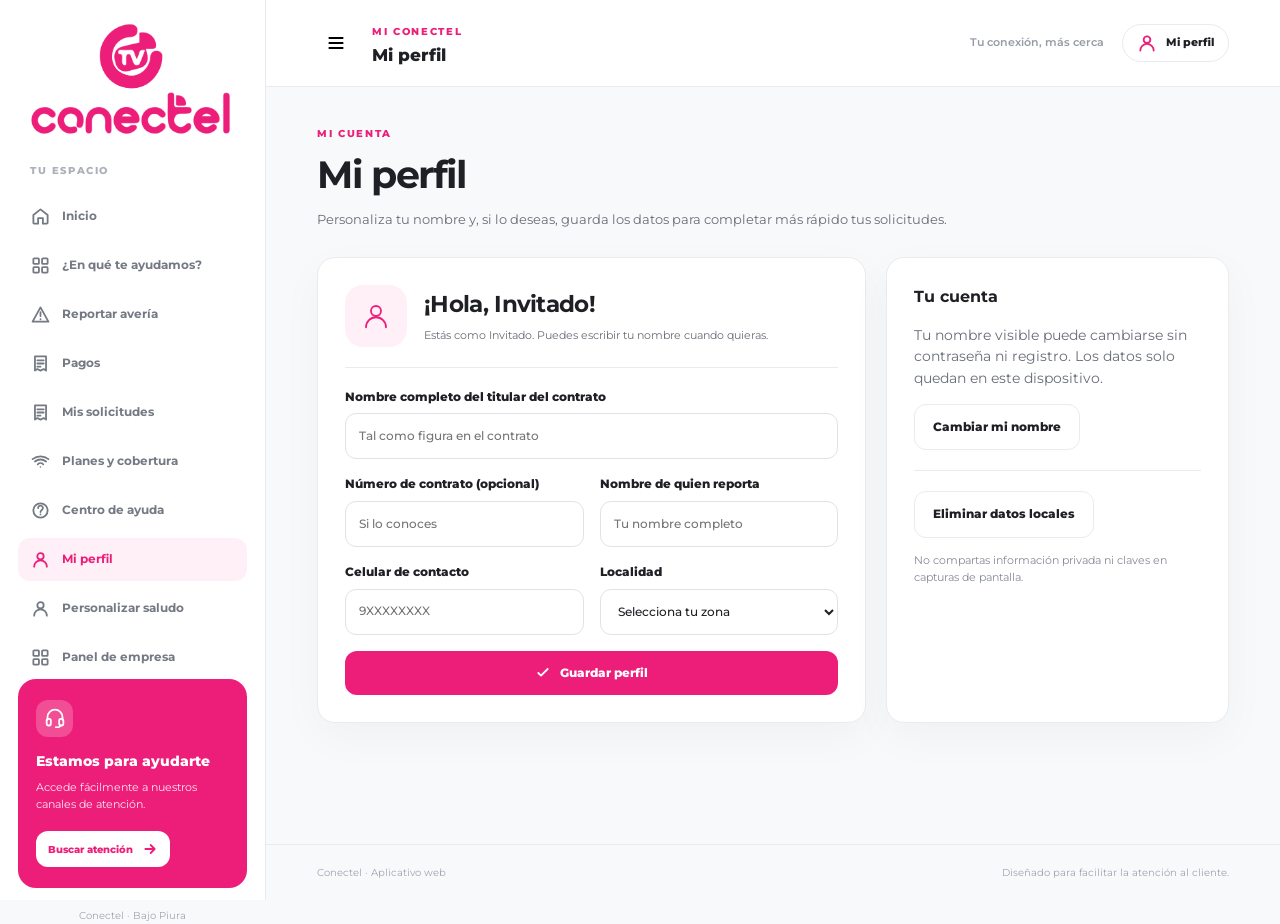
<file: perfil.html>
<!doctype html><html lang="es"><head><meta charset="UTF-8"><meta name="viewport" content="width=device-width, initial-scale=1"><meta name="theme-color" content="#ed1e79"><meta name="description" content="Conectel: atención al cliente en el Bajo Piura"><title>Mi perfil | Conectel</title><link rel="icon" href="../assets/img/logo-conectel-oficial.png"><link rel="stylesheet" href="../assets/css/styles.css"><link rel="stylesheet" href="../assets/css/multipagina.css"></head>
<body data-page="perfil" data-base="../">
  <svg class="svg-defs" aria-hidden="true" xmlns="http://www.w3.org/2000/svg">
    <symbol id="i-home" viewBox="0 0 24 24"><path d="m3 10 9-7 9 7v10a1 1 0 0 1-1 1h-5v-7H9v7H4a1 1 0 0 1-1-1z"/></symbol>
    <symbol id="i-grid" viewBox="0 0 24 24"><rect x="3" y="3" width="7" height="7" rx="1"/><rect x="14" y="3" width="7" height="7" rx="1"/><rect x="3" y="14" width="7" height="7" rx="1"/><rect x="14" y="14" width="7" height="7" rx="1"/></symbol>
    <symbol id="i-headphones" viewBox="0 0 24 24"><path d="M3 14v-3a9 9 0 0 1 18 0v3"/><rect x="2" y="13" width="5" height="8" rx="2"/><rect x="17" y="13" width="5" height="8" rx="2"/><path d="M19 21a6 6 0 0 1-6 2"/></symbol>
    <symbol id="i-alert" viewBox="0 0 24 24"><path d="M12 3 2 21h20L12 3z"/><path d="M12 9v5m0 4h.01"/></symbol>
    <symbol id="i-receipt" viewBox="0 0 24 24"><path d="M5 3h14v18l-3-2-4 2-4-2-3 2z"/><path d="M8 8h8M8 12h8M8 16h4"/></symbol>
    <symbol id="i-wifi" viewBox="0 0 24 24"><path d="M2 9a16 16 0 0 1 20 0M5 12a11 11 0 0 1 14 0M8.5 15.5a5 5 0 0 1 7 0"/><circle cx="12" cy="19" r="1" fill="currentColor" stroke="none"/></symbol>
    <symbol id="i-tv" viewBox="0 0 24 24"><rect x="2" y="4" width="20" height="15" rx="2"/><path d="M8 22h8m-4-3v3"/></symbol>
    <symbol id="i-arrow" viewBox="0 0 24 24"><path d="M5 12h14m-6-6 6 6-6 6"/></symbol>
    <symbol id="i-chevron" viewBox="0 0 24 24"><path d="m9 18 6-6-6-6"/></symbol>
    <symbol id="i-check" viewBox="0 0 24 24"><path d="m5 12 4 4L19 6"/></symbol>
    <symbol id="i-search" viewBox="0 0 24 24"><circle cx="11" cy="11" r="7"/><path d="m16 16 5 5"/></symbol>
    <symbol id="i-user" viewBox="0 0 24 24"><circle cx="12" cy="8" r="4"/><path d="M4 21a8 8 0 0 1 16 0"/></symbol>
    <symbol id="i-clock" viewBox="0 0 24 24"><circle cx="12" cy="12" r="9"/><path d="M12 7v5l4 2"/></symbol>
    <symbol id="i-phone" viewBox="0 0 24 24"><path d="M5 3h4l2 5-3 2a15 15 0 0 0 6 6l2-3 5 2v4c0 1-1 2-2 2A16 16 0 0 1 3 5c0-1 1-2 2-2z"/></symbol>
    <symbol id="i-message" viewBox="0 0 24 24"><path d="M21 11a8 8 0 0 1-8 8H5l-3 3V11a9 9 0 0 1 19 0z"/></symbol>
    <symbol id="i-help" viewBox="0 0 24 24"><circle cx="12" cy="12" r="9"/><path d="M9 9a3 3 0 1 1 5 2c-1 1-2 1.5-2 3m0 3h.01"/></symbol>
    <symbol id="i-info" viewBox="0 0 24 24"><circle cx="12" cy="12" r="9"/><path d="M12 11v6m0-10h.01"/></symbol>
    <symbol id="i-menu" viewBox="0 0 24 24"><path d="M4 6h16M4 12h16M4 18h16"/></symbol>
    <symbol id="i-close" viewBox="0 0 24 24"><path d="M5 5l14 14M19 5 5 19"/></symbol>
    <symbol id="i-spark" viewBox="0 0 24 24"><path d="m12 2 2.3 7.7L22 12l-7.7 2.3L12 22l-2.3-7.7L2 12l7.7-2.3z"/></symbol>
    <symbol id="i-map" viewBox="0 0 24 24"><path d="m3 6 6-3 6 3 6-3v15l-6 3-6-3-6 3zM9 3v15m6-12v15"/></symbol>
    <symbol id="i-edit" viewBox="0 0 24 24"><path d="m4 17-1 4 4-1L20 7l-3-3zM14 7l3 3"/></symbol>
  </svg>

<div class="app-shell"><div class="mobile-overlay" id="mobileOverlay" aria-hidden="true"></div><aside class="sidebar" id="sidebar"><a class="brand" href="inicio.html" aria-label="Conectel inicio"><img class="official-logo" src="../assets/img/logo-conectel-oficial.png" alt="Conectel"></a><div class="nav-caption">TU ESPACIO</div><nav class="side-nav" aria-label="Menú principal"><a href="inicio.html" class="" ><svg aria-hidden="true"><use href="#i-home"/></svg> Inicio</a><a href="orientacion.html" class="" ><svg aria-hidden="true"><use href="#i-grid"/></svg> ¿En qué te ayudamos?</a><a href="reportar.html" class="" ><svg aria-hidden="true"><use href="#i-alert"/></svg> Reportar avería</a><a href="pagos.html" class="" ><svg aria-hidden="true"><use href="#i-receipt"/></svg> Pagos</a><a href="solicitudes.html" class="" ><svg aria-hidden="true"><use href="#i-receipt"/></svg> Mis solicitudes</a><a href="planes.html" class="" ><svg aria-hidden="true"><use href="#i-wifi"/></svg> Planes y cobertura</a><a href="ayuda.html" class="" ><svg aria-hidden="true"><use href="#i-help"/></svg> Centro de ayuda</a><a href="perfil.html" class="active" aria-current="page"><svg aria-hidden="true"><use href="#i-user"/></svg> Mi perfil</a><a href="acceso.html" class="" ><svg aria-hidden="true"><use href="#i-user"/></svg> Personalizar saludo</a><a href="admin.html" class="" ><svg aria-hidden="true"><use href="#i-grid"/></svg> Panel de empresa</a></nav><div class="sidebar-bottom"><div class="help-card"><span class="help-card-icon"><svg aria-hidden="true"><use href="#i-headphones"/></svg></span><strong>Estamos para ayudarte</strong><p>Accede fácilmente a nuestros canales de atención.</p><a class="btn btn-white btn-sm" href="orientacion.html">Buscar atención <svg aria-hidden="true"><use href="#i-arrow"/></svg></a></div><span class="sidebar-note">Conectel · Bajo Piura</span></div></aside><div class="main-column"><header class="topbar"><div class="topbar-left"><button type="button" class="icon-btn mobile-menu" id="menuButton" aria-label="Abrir menú" aria-controls="sidebar" aria-expanded="false"><svg aria-hidden="true"><use href="#i-menu"/></svg></button><a class="mobile-brand" href="inicio.html"><img src="../assets/img/logo-conectel-oficial.png" alt="Conectel"></a><div class="topbar-page"><span class="eyebrow">MI CONECTEL</span><div class="topbar-title">Mi perfil</div></div></div><div class="topbar-actions"><span class="topbar-help">Tu conexión, más cerca</span><a class="profile-btn" href="perfil.html"><svg aria-hidden="true"><use href="#i-user"/></svg><span data-profile-short>Mi perfil</span></a></div></header><main><div class="page"><section class="page-heading"><span class="kicker">MI CUENTA</span><h1>Mi perfil</h1><p>Personaliza tu nombre y, si lo deseas, guarda los datos para completar más rápido tus solicitudes.</p></section><div class="split"><section class="panel"><div class="profile-hero"><div class="avatar"><svg aria-hidden="true"><use href="#i-user"/></svg></div><div><h2 data-greeting>¡Hola, Invitado!</h2><p id="accountStatus">Consultando datos de este navegador</p></div></div><hr class="divider"><form id="profileForm" class="form-grid"><label class="field full">Nombre completo del titular del contrato<input name="titular" maxlength="100" required placeholder="Tal como figura en el contrato" data-profile="titular"></label>
<label class="field">Número de contrato (opcional)<input name="contrato" maxlength="40" placeholder="Si lo conoces" data-profile="contrato"></label>
<label class="field">Nombre de quien reporta<input name="nombre" maxlength="80" required placeholder="Tu nombre completo" data-profile="nombre"></label>
<label class="field">Celular de contacto<input name="telefono" type="tel" maxlength="16" pattern="[0-9+ ()-]{7,16}" required placeholder="9XXXXXXXX" data-profile="telefono"></label><label class="field">Localidad<select name="zona" required><option value="">Selecciona tu zona</option><option>La Unión</option><option>La Arena</option><option>Vice</option><option>San Clemente</option><option>Bellavista</option><option>Bernal</option><option>Otra localidad</option></select></label><div class="field full"><button class="btn btn-primary" type="submit"><svg aria-hidden="true"><use href="#i-check"/></svg> Guardar perfil</button></div></form></section><aside class="panel"><h3>Tu cuenta</h3><p>Tu nombre visible puede cambiarse sin contraseña ni registro. Los datos solo quedan en este dispositivo.</p><a class="btn btn-outline" href="acceso.html">Cambiar mi nombre</a><hr class="divider"><button class="btn btn-outline" id="clearProfile" type="button">Eliminar datos locales</button><p class="smallprint">No compartas información privada ni claves en capturas de pantalla.</p></aside></div></div></main><footer class="footer">Conectel · Aplicativo web <span>Diseñado para facilitar la atención al cliente.</span></footer></div></div><nav class="bottom-nav" aria-label="Navegación rápida"><a href="inicio.html" class=""><svg aria-hidden="true"><use href="#i-home"/></svg><span>Inicio</span></a><a href="orientacion.html" class=""><svg aria-hidden="true"><use href="#i-grid"/></svg><span>Ayuda</span></a><a href="reportar.html" class=""><svg aria-hidden="true"><use href="#i-alert"/></svg><span>Reportar avería</span></a><a href="solicitudes.html" class=""><svg aria-hidden="true"><use href="#i-receipt"/></svg><span>Mis solicitudes</span></a><a href="perfil.html" class="active"><svg aria-hidden="true"><use href="#i-user"/></svg><span>Mi perfil</span></a></nav><div id="toast" class="toast" role="status" aria-live="polite"></div>
<script src="../assets/js/config.js"></script><script src="../assets/js/data.js"></script><script src="../assets/js/shared.js"></script></body></html>
</file>
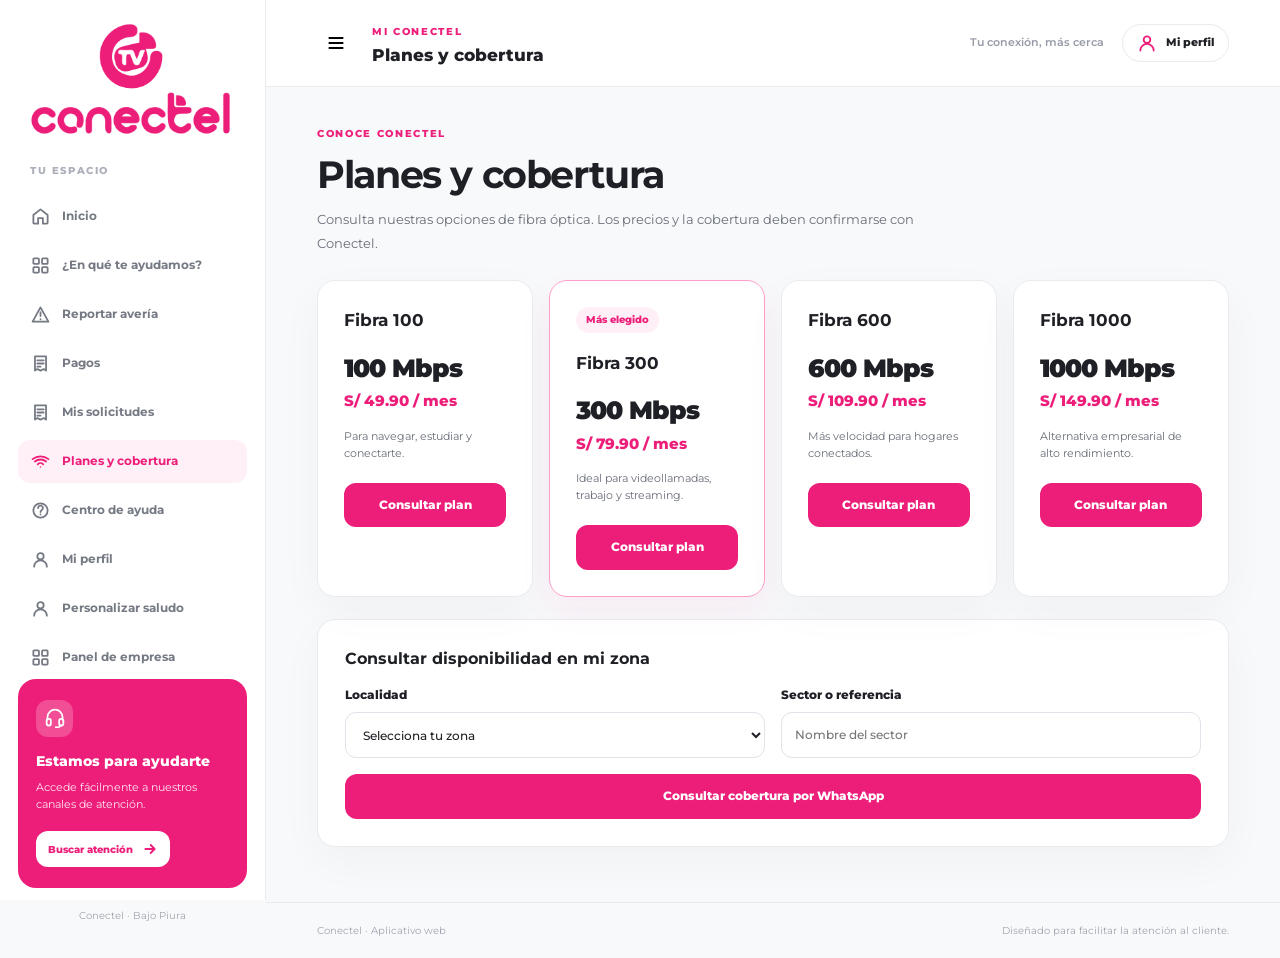
<file: planes.html>
<!doctype html><html lang="es"><head><meta charset="UTF-8"><meta name="viewport" content="width=device-width, initial-scale=1"><meta name="theme-color" content="#ed1e79"><meta name="description" content="Conectel: atención al cliente en el Bajo Piura"><title>Planes y cobertura | Conectel</title><link rel="icon" href="../assets/img/logo-conectel-oficial.png"><link rel="stylesheet" href="../assets/css/styles.css"><link rel="stylesheet" href="../assets/css/multipagina.css"></head>
<body data-page="planes" data-base="../">
  <svg class="svg-defs" aria-hidden="true" xmlns="http://www.w3.org/2000/svg">
    <symbol id="i-home" viewBox="0 0 24 24"><path d="m3 10 9-7 9 7v10a1 1 0 0 1-1 1h-5v-7H9v7H4a1 1 0 0 1-1-1z"/></symbol>
    <symbol id="i-grid" viewBox="0 0 24 24"><rect x="3" y="3" width="7" height="7" rx="1"/><rect x="14" y="3" width="7" height="7" rx="1"/><rect x="3" y="14" width="7" height="7" rx="1"/><rect x="14" y="14" width="7" height="7" rx="1"/></symbol>
    <symbol id="i-headphones" viewBox="0 0 24 24"><path d="M3 14v-3a9 9 0 0 1 18 0v3"/><rect x="2" y="13" width="5" height="8" rx="2"/><rect x="17" y="13" width="5" height="8" rx="2"/><path d="M19 21a6 6 0 0 1-6 2"/></symbol>
    <symbol id="i-alert" viewBox="0 0 24 24"><path d="M12 3 2 21h20L12 3z"/><path d="M12 9v5m0 4h.01"/></symbol>
    <symbol id="i-receipt" viewBox="0 0 24 24"><path d="M5 3h14v18l-3-2-4 2-4-2-3 2z"/><path d="M8 8h8M8 12h8M8 16h4"/></symbol>
    <symbol id="i-wifi" viewBox="0 0 24 24"><path d="M2 9a16 16 0 0 1 20 0M5 12a11 11 0 0 1 14 0M8.5 15.5a5 5 0 0 1 7 0"/><circle cx="12" cy="19" r="1" fill="currentColor" stroke="none"/></symbol>
    <symbol id="i-tv" viewBox="0 0 24 24"><rect x="2" y="4" width="20" height="15" rx="2"/><path d="M8 22h8m-4-3v3"/></symbol>
    <symbol id="i-arrow" viewBox="0 0 24 24"><path d="M5 12h14m-6-6 6 6-6 6"/></symbol>
    <symbol id="i-chevron" viewBox="0 0 24 24"><path d="m9 18 6-6-6-6"/></symbol>
    <symbol id="i-check" viewBox="0 0 24 24"><path d="m5 12 4 4L19 6"/></symbol>
    <symbol id="i-search" viewBox="0 0 24 24"><circle cx="11" cy="11" r="7"/><path d="m16 16 5 5"/></symbol>
    <symbol id="i-user" viewBox="0 0 24 24"><circle cx="12" cy="8" r="4"/><path d="M4 21a8 8 0 0 1 16 0"/></symbol>
    <symbol id="i-clock" viewBox="0 0 24 24"><circle cx="12" cy="12" r="9"/><path d="M12 7v5l4 2"/></symbol>
    <symbol id="i-phone" viewBox="0 0 24 24"><path d="M5 3h4l2 5-3 2a15 15 0 0 0 6 6l2-3 5 2v4c0 1-1 2-2 2A16 16 0 0 1 3 5c0-1 1-2 2-2z"/></symbol>
    <symbol id="i-message" viewBox="0 0 24 24"><path d="M21 11a8 8 0 0 1-8 8H5l-3 3V11a9 9 0 0 1 19 0z"/></symbol>
    <symbol id="i-help" viewBox="0 0 24 24"><circle cx="12" cy="12" r="9"/><path d="M9 9a3 3 0 1 1 5 2c-1 1-2 1.5-2 3m0 3h.01"/></symbol>
    <symbol id="i-info" viewBox="0 0 24 24"><circle cx="12" cy="12" r="9"/><path d="M12 11v6m0-10h.01"/></symbol>
    <symbol id="i-menu" viewBox="0 0 24 24"><path d="M4 6h16M4 12h16M4 18h16"/></symbol>
    <symbol id="i-close" viewBox="0 0 24 24"><path d="M5 5l14 14M19 5 5 19"/></symbol>
    <symbol id="i-spark" viewBox="0 0 24 24"><path d="m12 2 2.3 7.7L22 12l-7.7 2.3L12 22l-2.3-7.7L2 12l7.7-2.3z"/></symbol>
    <symbol id="i-map" viewBox="0 0 24 24"><path d="m3 6 6-3 6 3 6-3v15l-6 3-6-3-6 3zM9 3v15m6-12v15"/></symbol>
    <symbol id="i-edit" viewBox="0 0 24 24"><path d="m4 17-1 4 4-1L20 7l-3-3zM14 7l3 3"/></symbol>
  </svg>

<div class="app-shell"><div class="mobile-overlay" id="mobileOverlay" aria-hidden="true"></div><aside class="sidebar" id="sidebar"><a class="brand" href="inicio.html" aria-label="Conectel inicio"><img class="official-logo" src="../assets/img/logo-conectel-oficial.png" alt="Conectel"></a><div class="nav-caption">TU ESPACIO</div><nav class="side-nav" aria-label="Menú principal"><a href="inicio.html" class="" ><svg aria-hidden="true"><use href="#i-home"/></svg> Inicio</a><a href="orientacion.html" class="" ><svg aria-hidden="true"><use href="#i-grid"/></svg> ¿En qué te ayudamos?</a><a href="reportar.html" class="" ><svg aria-hidden="true"><use href="#i-alert"/></svg> Reportar avería</a><a href="pagos.html" class="" ><svg aria-hidden="true"><use href="#i-receipt"/></svg> Pagos</a><a href="solicitudes.html" class="" ><svg aria-hidden="true"><use href="#i-receipt"/></svg> Mis solicitudes</a><a href="planes.html" class="active" aria-current="page"><svg aria-hidden="true"><use href="#i-wifi"/></svg> Planes y cobertura</a><a href="ayuda.html" class="" ><svg aria-hidden="true"><use href="#i-help"/></svg> Centro de ayuda</a><a href="perfil.html" class="" ><svg aria-hidden="true"><use href="#i-user"/></svg> Mi perfil</a><a href="acceso.html" class="" ><svg aria-hidden="true"><use href="#i-user"/></svg> Personalizar saludo</a><a href="admin.html" class="" ><svg aria-hidden="true"><use href="#i-grid"/></svg> Panel de empresa</a></nav><div class="sidebar-bottom"><div class="help-card"><span class="help-card-icon"><svg aria-hidden="true"><use href="#i-headphones"/></svg></span><strong>Estamos para ayudarte</strong><p>Accede fácilmente a nuestros canales de atención.</p><a class="btn btn-white btn-sm" href="orientacion.html">Buscar atención <svg aria-hidden="true"><use href="#i-arrow"/></svg></a></div><span class="sidebar-note">Conectel · Bajo Piura</span></div></aside><div class="main-column"><header class="topbar"><div class="topbar-left"><button type="button" class="icon-btn mobile-menu" id="menuButton" aria-label="Abrir menú" aria-controls="sidebar" aria-expanded="false"><svg aria-hidden="true"><use href="#i-menu"/></svg></button><a class="mobile-brand" href="inicio.html"><img src="../assets/img/logo-conectel-oficial.png" alt="Conectel"></a><div class="topbar-page"><span class="eyebrow">MI CONECTEL</span><div class="topbar-title">Planes y cobertura</div></div></div><div class="topbar-actions"><span class="topbar-help">Tu conexión, más cerca</span><a class="profile-btn" href="perfil.html"><svg aria-hidden="true"><use href="#i-user"/></svg><span data-profile-short>Mi perfil</span></a></div></header><main><div class="page"><section class="page-heading"><span class="kicker">CONOCE CONECTEL</span><h1>Planes y cobertura</h1><p>Consulta nuestras opciones de fibra óptica. Los precios y la cobertura deben confirmarse con Conectel.</p></section><div class="grid grid-4" id="plansGrid"></div><section class="panel" style="margin-top:22px"><h3>Consultar disponibilidad en mi zona</h3><form id="coverageForm" class="form-grid"><label class="field">Localidad<select name="zona" required><option value="">Selecciona tu zona</option><option>La Unión</option><option>La Arena</option><option>Vice</option><option>San Clemente</option><option>Bellavista</option><option>Bernal</option><option>Otra localidad</option></select></label><label class="field">Sector o referencia<input name="sector" type="text" placeholder="Nombre del sector" required></label><div class="field full"><button type="submit" class="btn btn-primary">Consultar cobertura por WhatsApp</button></div></form></section></div></main><footer class="footer">Conectel · Aplicativo web <span>Diseñado para facilitar la atención al cliente.</span></footer></div></div><nav class="bottom-nav" aria-label="Navegación rápida"><a href="inicio.html" class=""><svg aria-hidden="true"><use href="#i-home"/></svg><span>Inicio</span></a><a href="orientacion.html" class=""><svg aria-hidden="true"><use href="#i-grid"/></svg><span>Ayuda</span></a><a href="reportar.html" class=""><svg aria-hidden="true"><use href="#i-alert"/></svg><span>Reportar avería</span></a><a href="solicitudes.html" class=""><svg aria-hidden="true"><use href="#i-receipt"/></svg><span>Mis solicitudes</span></a><a href="perfil.html" class=""><svg aria-hidden="true"><use href="#i-user"/></svg><span>Mi perfil</span></a></nav><div id="toast" class="toast" role="status" aria-live="polite"></div>
<script src="../assets/js/config.js"></script><script src="../assets/js/data.js"></script><script src="../assets/js/shared.js"></script></body></html>
</file>
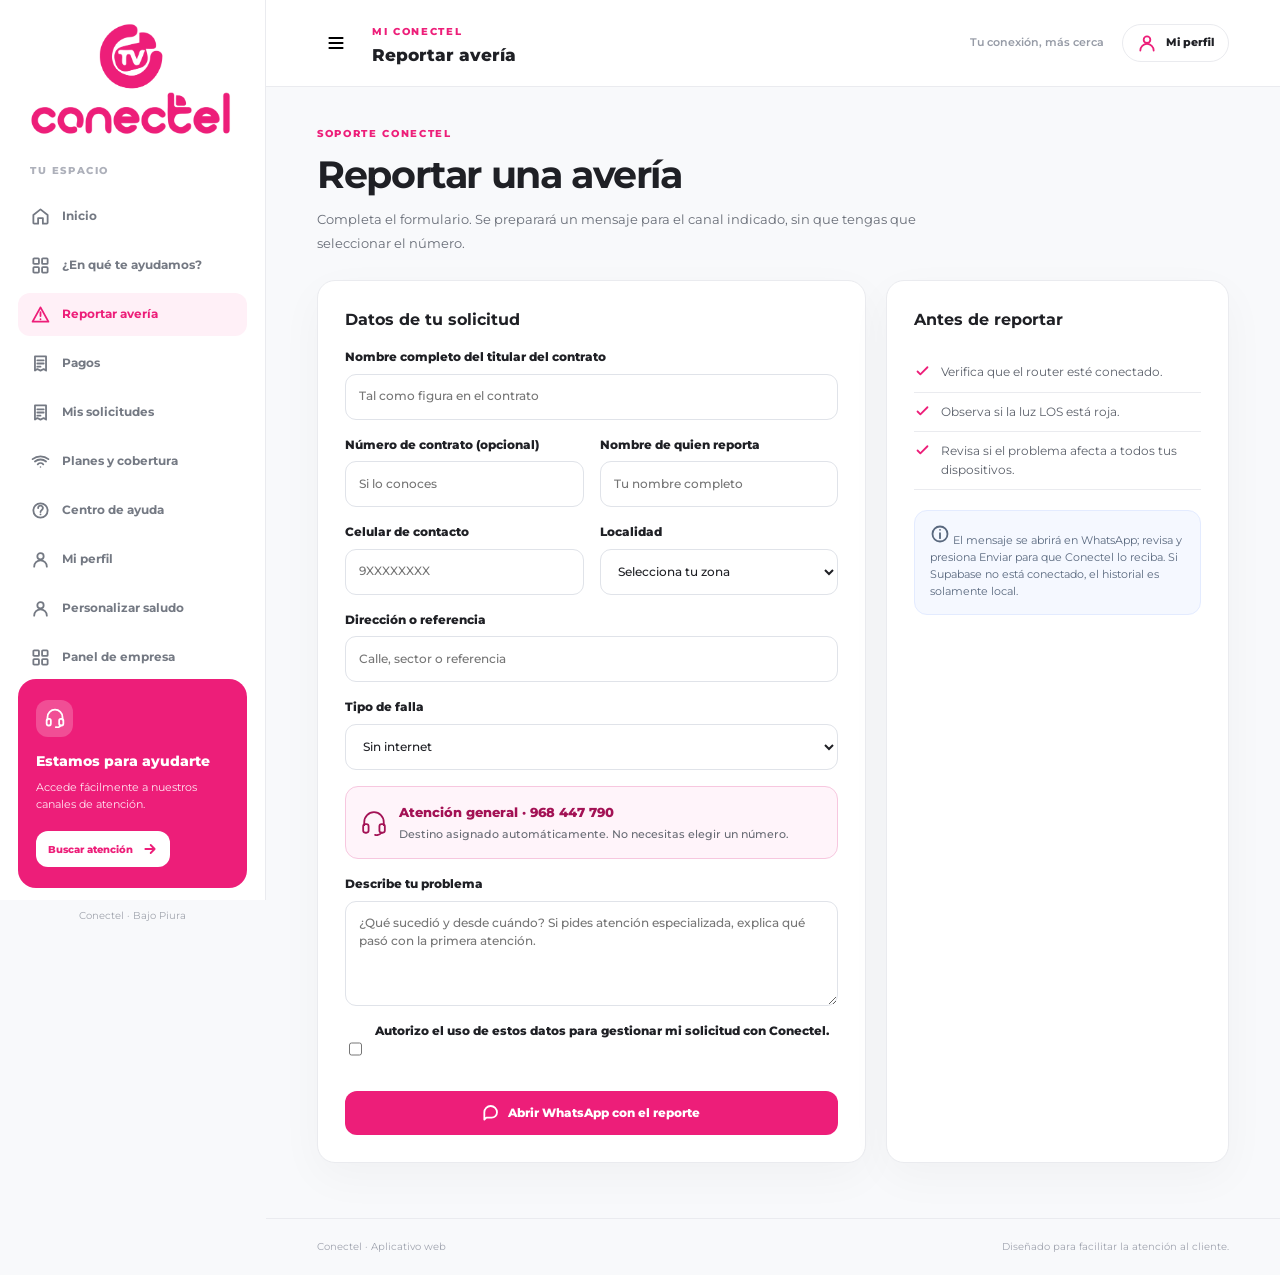
<file: reportar.html>
<!doctype html><html lang="es"><head><meta charset="UTF-8"><meta name="viewport" content="width=device-width, initial-scale=1"><meta name="theme-color" content="#ed1e79"><meta name="description" content="Conectel: atención al cliente en el Bajo Piura"><title>Reportar avería | Conectel</title><link rel="icon" href="../assets/img/logo-conectel-oficial.png"><link rel="stylesheet" href="../assets/css/styles.css"><link rel="stylesheet" href="../assets/css/multipagina.css"></head>
<body data-page="reportar" data-base="../">
  <svg class="svg-defs" aria-hidden="true" xmlns="http://www.w3.org/2000/svg">
    <symbol id="i-home" viewBox="0 0 24 24"><path d="m3 10 9-7 9 7v10a1 1 0 0 1-1 1h-5v-7H9v7H4a1 1 0 0 1-1-1z"/></symbol>
    <symbol id="i-grid" viewBox="0 0 24 24"><rect x="3" y="3" width="7" height="7" rx="1"/><rect x="14" y="3" width="7" height="7" rx="1"/><rect x="3" y="14" width="7" height="7" rx="1"/><rect x="14" y="14" width="7" height="7" rx="1"/></symbol>
    <symbol id="i-headphones" viewBox="0 0 24 24"><path d="M3 14v-3a9 9 0 0 1 18 0v3"/><rect x="2" y="13" width="5" height="8" rx="2"/><rect x="17" y="13" width="5" height="8" rx="2"/><path d="M19 21a6 6 0 0 1-6 2"/></symbol>
    <symbol id="i-alert" viewBox="0 0 24 24"><path d="M12 3 2 21h20L12 3z"/><path d="M12 9v5m0 4h.01"/></symbol>
    <symbol id="i-receipt" viewBox="0 0 24 24"><path d="M5 3h14v18l-3-2-4 2-4-2-3 2z"/><path d="M8 8h8M8 12h8M8 16h4"/></symbol>
    <symbol id="i-wifi" viewBox="0 0 24 24"><path d="M2 9a16 16 0 0 1 20 0M5 12a11 11 0 0 1 14 0M8.5 15.5a5 5 0 0 1 7 0"/><circle cx="12" cy="19" r="1" fill="currentColor" stroke="none"/></symbol>
    <symbol id="i-tv" viewBox="0 0 24 24"><rect x="2" y="4" width="20" height="15" rx="2"/><path d="M8 22h8m-4-3v3"/></symbol>
    <symbol id="i-arrow" viewBox="0 0 24 24"><path d="M5 12h14m-6-6 6 6-6 6"/></symbol>
    <symbol id="i-chevron" viewBox="0 0 24 24"><path d="m9 18 6-6-6-6"/></symbol>
    <symbol id="i-check" viewBox="0 0 24 24"><path d="m5 12 4 4L19 6"/></symbol>
    <symbol id="i-search" viewBox="0 0 24 24"><circle cx="11" cy="11" r="7"/><path d="m16 16 5 5"/></symbol>
    <symbol id="i-user" viewBox="0 0 24 24"><circle cx="12" cy="8" r="4"/><path d="M4 21a8 8 0 0 1 16 0"/></symbol>
    <symbol id="i-clock" viewBox="0 0 24 24"><circle cx="12" cy="12" r="9"/><path d="M12 7v5l4 2"/></symbol>
    <symbol id="i-phone" viewBox="0 0 24 24"><path d="M5 3h4l2 5-3 2a15 15 0 0 0 6 6l2-3 5 2v4c0 1-1 2-2 2A16 16 0 0 1 3 5c0-1 1-2 2-2z"/></symbol>
    <symbol id="i-message" viewBox="0 0 24 24"><path d="M21 11a8 8 0 0 1-8 8H5l-3 3V11a9 9 0 0 1 19 0z"/></symbol>
    <symbol id="i-help" viewBox="0 0 24 24"><circle cx="12" cy="12" r="9"/><path d="M9 9a3 3 0 1 1 5 2c-1 1-2 1.5-2 3m0 3h.01"/></symbol>
    <symbol id="i-info" viewBox="0 0 24 24"><circle cx="12" cy="12" r="9"/><path d="M12 11v6m0-10h.01"/></symbol>
    <symbol id="i-menu" viewBox="0 0 24 24"><path d="M4 6h16M4 12h16M4 18h16"/></symbol>
    <symbol id="i-close" viewBox="0 0 24 24"><path d="M5 5l14 14M19 5 5 19"/></symbol>
    <symbol id="i-spark" viewBox="0 0 24 24"><path d="m12 2 2.3 7.7L22 12l-7.7 2.3L12 22l-2.3-7.7L2 12l7.7-2.3z"/></symbol>
    <symbol id="i-map" viewBox="0 0 24 24"><path d="m3 6 6-3 6 3 6-3v15l-6 3-6-3-6 3zM9 3v15m6-12v15"/></symbol>
    <symbol id="i-edit" viewBox="0 0 24 24"><path d="m4 17-1 4 4-1L20 7l-3-3zM14 7l3 3"/></symbol>
  </svg>

<div class="app-shell"><div class="mobile-overlay" id="mobileOverlay" aria-hidden="true"></div><aside class="sidebar" id="sidebar"><a class="brand" href="inicio.html" aria-label="Conectel inicio"><img class="official-logo" src="../assets/img/logo-conectel-oficial.png" alt="Conectel"></a><div class="nav-caption">TU ESPACIO</div><nav class="side-nav" aria-label="Menú principal"><a href="inicio.html" class="" ><svg aria-hidden="true"><use href="#i-home"/></svg> Inicio</a><a href="orientacion.html" class="" ><svg aria-hidden="true"><use href="#i-grid"/></svg> ¿En qué te ayudamos?</a><a href="reportar.html" class="active" aria-current="page"><svg aria-hidden="true"><use href="#i-alert"/></svg> Reportar avería</a><a href="pagos.html" class="" ><svg aria-hidden="true"><use href="#i-receipt"/></svg> Pagos</a><a href="solicitudes.html" class="" ><svg aria-hidden="true"><use href="#i-receipt"/></svg> Mis solicitudes</a><a href="planes.html" class="" ><svg aria-hidden="true"><use href="#i-wifi"/></svg> Planes y cobertura</a><a href="ayuda.html" class="" ><svg aria-hidden="true"><use href="#i-help"/></svg> Centro de ayuda</a><a href="perfil.html" class="" ><svg aria-hidden="true"><use href="#i-user"/></svg> Mi perfil</a><a href="acceso.html" class="" ><svg aria-hidden="true"><use href="#i-user"/></svg> Personalizar saludo</a><a href="admin.html" class="" ><svg aria-hidden="true"><use href="#i-grid"/></svg> Panel de empresa</a></nav><div class="sidebar-bottom"><div class="help-card"><span class="help-card-icon"><svg aria-hidden="true"><use href="#i-headphones"/></svg></span><strong>Estamos para ayudarte</strong><p>Accede fácilmente a nuestros canales de atención.</p><a class="btn btn-white btn-sm" href="orientacion.html">Buscar atención <svg aria-hidden="true"><use href="#i-arrow"/></svg></a></div><span class="sidebar-note">Conectel · Bajo Piura</span></div></aside><div class="main-column"><header class="topbar"><div class="topbar-left"><button type="button" class="icon-btn mobile-menu" id="menuButton" aria-label="Abrir menú" aria-controls="sidebar" aria-expanded="false"><svg aria-hidden="true"><use href="#i-menu"/></svg></button><a class="mobile-brand" href="inicio.html"><img src="../assets/img/logo-conectel-oficial.png" alt="Conectel"></a><div class="topbar-page"><span class="eyebrow">MI CONECTEL</span><div class="topbar-title">Reportar avería</div></div></div><div class="topbar-actions"><span class="topbar-help">Tu conexión, más cerca</span><a class="profile-btn" href="perfil.html"><svg aria-hidden="true"><use href="#i-user"/></svg><span data-profile-short>Mi perfil</span></a></div></header><main><div class="page"><section class="page-heading"><span class="kicker">SOPORTE CONECTEL</span><h1>Reportar una avería</h1><p>Completa el formulario. Se preparará un mensaje para el canal indicado, sin que tengas que seleccionar el número.</p></section><div class="split"><section class="panel"><h3>Datos de tu solicitud</h3><form id="reportForm" class="form-grid"><label class="field full">Nombre completo del titular del contrato<input name="titular" maxlength="100" required placeholder="Tal como figura en el contrato" data-profile="titular"></label>
<label class="field">Número de contrato (opcional)<input name="contrato" maxlength="40" placeholder="Si lo conoces" data-profile="contrato"></label>
<label class="field">Nombre de quien reporta<input name="nombre" maxlength="80" required placeholder="Tu nombre completo" data-profile="nombre"></label>
<label class="field">Celular de contacto<input name="telefono" type="tel" maxlength="16" pattern="[0-9+ ()-]{7,16}" required placeholder="9XXXXXXXX" data-profile="telefono"></label><label class="field">Localidad<select name="zona" required><option value="">Selecciona tu zona</option><option>La Unión</option><option>La Arena</option><option>Vice</option><option>San Clemente</option><option>Bellavista</option><option>Bernal</option><option>Otra localidad</option></select></label>
<label class="field full">Dirección o referencia<input name="direccion" maxlength="140" required placeholder="Calle, sector o referencia"></label>
<label class="field full">Tipo de falla<select name="problema" id="issueSelect" required><option>Sin internet</option><option>Internet lento o inestable</option><option>Problema con televisión</option><option>Router o instalación</option><option>Otra avería</option><option>Otra solicitud</option><option value="Atención especializada">Atención especializada (problema no resuelto)</option></select></label>
<div class="field full"><div class="assigned-channel" id="assignedChannel" aria-live="polite"></div></div>
<label class="field full">Describe tu problema<textarea name="descripcion" required minlength="10" maxlength="700" placeholder="¿Qué sucedió y desde cuándo? Si pides atención especializada, explica qué pasó con la primera atención."></textarea></label><label class="field full" style="display:flex;flex-direction:row;align-items:flex-start;gap:10px"><input type="checkbox" name="consentimiento" required style="width:auto;margin-top:4px"> Autorizo el uso de estos datos para gestionar mi solicitud con Conectel.</label>
<div class="field full"><button class="btn btn-primary" type="submit"><svg aria-hidden="true"><use href="#i-message"/></svg> Abrir WhatsApp con el reporte</button></div></form></section>
<aside class="panel"><h3>Antes de reportar</h3><ul class="checklist"><li><svg aria-hidden="true"><use href="#i-check"/></svg>Verifica que el router esté conectado.</li><li><svg aria-hidden="true"><use href="#i-check"/></svg>Observa si la luz LOS está roja.</li><li><svg aria-hidden="true"><use href="#i-check"/></svg>Revisa si el problema afecta a todos tus dispositivos.</li></ul><div class="notice info"><svg aria-hidden="true"><use href="#i-info"/></svg> El mensaje se abrirá en WhatsApp; revisa y presiona Enviar para que Conectel lo reciba. Si Supabase no está conectado, el historial es solamente local.</div></aside></div></div></main><footer class="footer">Conectel · Aplicativo web <span>Diseñado para facilitar la atención al cliente.</span></footer></div></div><nav class="bottom-nav" aria-label="Navegación rápida"><a href="inicio.html" class=""><svg aria-hidden="true"><use href="#i-home"/></svg><span>Inicio</span></a><a href="orientacion.html" class=""><svg aria-hidden="true"><use href="#i-grid"/></svg><span>Ayuda</span></a><a href="reportar.html" class="active"><svg aria-hidden="true"><use href="#i-alert"/></svg><span>Reportar avería</span></a><a href="solicitudes.html" class=""><svg aria-hidden="true"><use href="#i-receipt"/></svg><span>Mis solicitudes</span></a><a href="perfil.html" class=""><svg aria-hidden="true"><use href="#i-user"/></svg><span>Mi perfil</span></a></nav><div id="toast" class="toast" role="status" aria-live="polite"></div>
<script src="../assets/js/config.js"></script><script src="../assets/js/data.js"></script><script src="../assets/js/shared.js"></script></body></html>
</file>
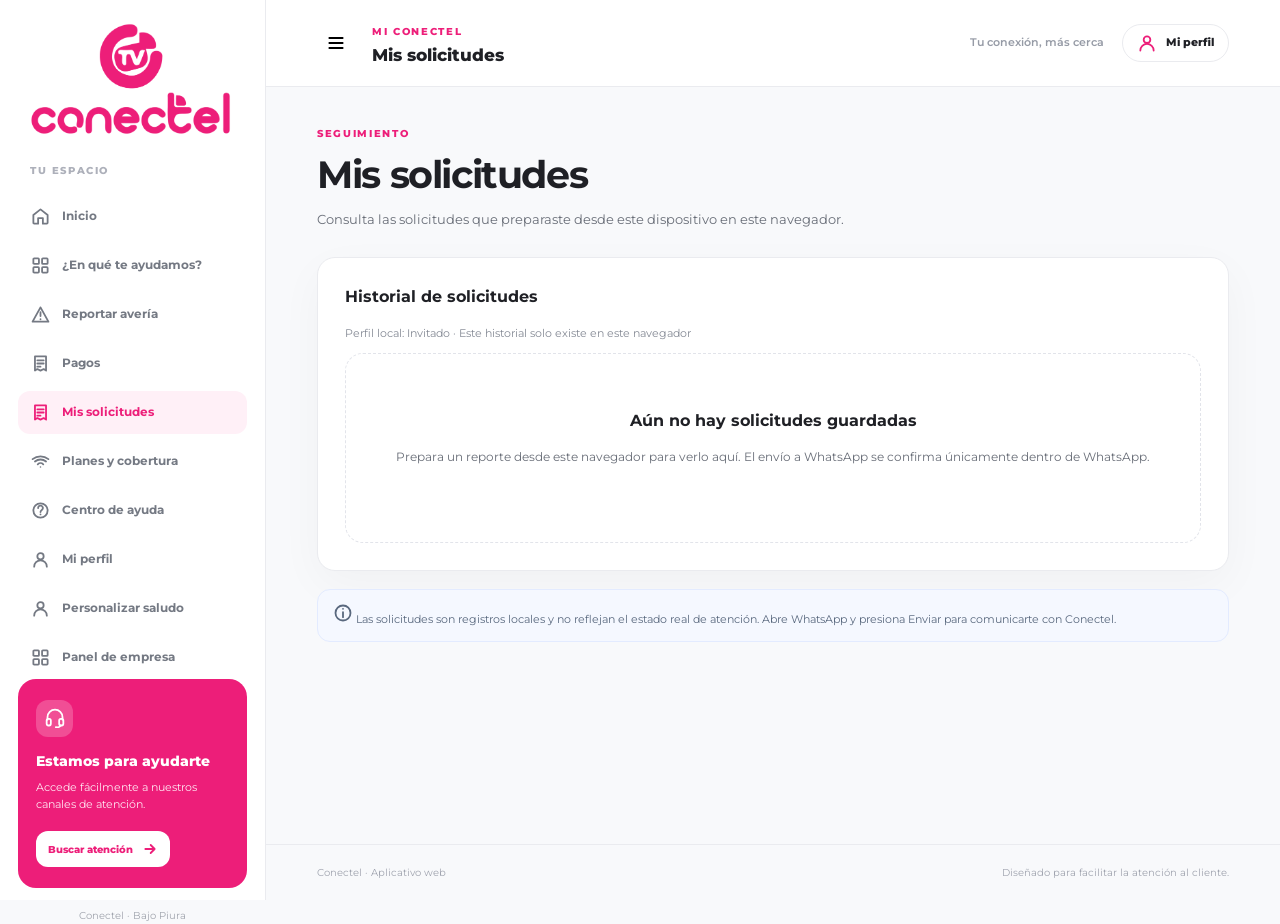
<file: solicitudes.html>
<!doctype html><html lang="es"><head><meta charset="UTF-8"><meta name="viewport" content="width=device-width, initial-scale=1"><meta name="theme-color" content="#ed1e79"><meta name="description" content="Conectel: atención al cliente en el Bajo Piura"><title>Mis solicitudes | Conectel</title><link rel="icon" href="../assets/img/logo-conectel-oficial.png"><link rel="stylesheet" href="../assets/css/styles.css"><link rel="stylesheet" href="../assets/css/multipagina.css"></head>
<body data-page="solicitudes" data-base="../">
  <svg class="svg-defs" aria-hidden="true" xmlns="http://www.w3.org/2000/svg">
    <symbol id="i-home" viewBox="0 0 24 24"><path d="m3 10 9-7 9 7v10a1 1 0 0 1-1 1h-5v-7H9v7H4a1 1 0 0 1-1-1z"/></symbol>
    <symbol id="i-grid" viewBox="0 0 24 24"><rect x="3" y="3" width="7" height="7" rx="1"/><rect x="14" y="3" width="7" height="7" rx="1"/><rect x="3" y="14" width="7" height="7" rx="1"/><rect x="14" y="14" width="7" height="7" rx="1"/></symbol>
    <symbol id="i-headphones" viewBox="0 0 24 24"><path d="M3 14v-3a9 9 0 0 1 18 0v3"/><rect x="2" y="13" width="5" height="8" rx="2"/><rect x="17" y="13" width="5" height="8" rx="2"/><path d="M19 21a6 6 0 0 1-6 2"/></symbol>
    <symbol id="i-alert" viewBox="0 0 24 24"><path d="M12 3 2 21h20L12 3z"/><path d="M12 9v5m0 4h.01"/></symbol>
    <symbol id="i-receipt" viewBox="0 0 24 24"><path d="M5 3h14v18l-3-2-4 2-4-2-3 2z"/><path d="M8 8h8M8 12h8M8 16h4"/></symbol>
    <symbol id="i-wifi" viewBox="0 0 24 24"><path d="M2 9a16 16 0 0 1 20 0M5 12a11 11 0 0 1 14 0M8.5 15.5a5 5 0 0 1 7 0"/><circle cx="12" cy="19" r="1" fill="currentColor" stroke="none"/></symbol>
    <symbol id="i-tv" viewBox="0 0 24 24"><rect x="2" y="4" width="20" height="15" rx="2"/><path d="M8 22h8m-4-3v3"/></symbol>
    <symbol id="i-arrow" viewBox="0 0 24 24"><path d="M5 12h14m-6-6 6 6-6 6"/></symbol>
    <symbol id="i-chevron" viewBox="0 0 24 24"><path d="m9 18 6-6-6-6"/></symbol>
    <symbol id="i-check" viewBox="0 0 24 24"><path d="m5 12 4 4L19 6"/></symbol>
    <symbol id="i-search" viewBox="0 0 24 24"><circle cx="11" cy="11" r="7"/><path d="m16 16 5 5"/></symbol>
    <symbol id="i-user" viewBox="0 0 24 24"><circle cx="12" cy="8" r="4"/><path d="M4 21a8 8 0 0 1 16 0"/></symbol>
    <symbol id="i-clock" viewBox="0 0 24 24"><circle cx="12" cy="12" r="9"/><path d="M12 7v5l4 2"/></symbol>
    <symbol id="i-phone" viewBox="0 0 24 24"><path d="M5 3h4l2 5-3 2a15 15 0 0 0 6 6l2-3 5 2v4c0 1-1 2-2 2A16 16 0 0 1 3 5c0-1 1-2 2-2z"/></symbol>
    <symbol id="i-message" viewBox="0 0 24 24"><path d="M21 11a8 8 0 0 1-8 8H5l-3 3V11a9 9 0 0 1 19 0z"/></symbol>
    <symbol id="i-help" viewBox="0 0 24 24"><circle cx="12" cy="12" r="9"/><path d="M9 9a3 3 0 1 1 5 2c-1 1-2 1.5-2 3m0 3h.01"/></symbol>
    <symbol id="i-info" viewBox="0 0 24 24"><circle cx="12" cy="12" r="9"/><path d="M12 11v6m0-10h.01"/></symbol>
    <symbol id="i-menu" viewBox="0 0 24 24"><path d="M4 6h16M4 12h16M4 18h16"/></symbol>
    <symbol id="i-close" viewBox="0 0 24 24"><path d="M5 5l14 14M19 5 5 19"/></symbol>
    <symbol id="i-spark" viewBox="0 0 24 24"><path d="m12 2 2.3 7.7L22 12l-7.7 2.3L12 22l-2.3-7.7L2 12l7.7-2.3z"/></symbol>
    <symbol id="i-map" viewBox="0 0 24 24"><path d="m3 6 6-3 6 3 6-3v15l-6 3-6-3-6 3zM9 3v15m6-12v15"/></symbol>
    <symbol id="i-edit" viewBox="0 0 24 24"><path d="m4 17-1 4 4-1L20 7l-3-3zM14 7l3 3"/></symbol>
  </svg>

<div class="app-shell"><div class="mobile-overlay" id="mobileOverlay" aria-hidden="true"></div><aside class="sidebar" id="sidebar"><a class="brand" href="inicio.html" aria-label="Conectel inicio"><img class="official-logo" src="../assets/img/logo-conectel-oficial.png" alt="Conectel"></a><div class="nav-caption">TU ESPACIO</div><nav class="side-nav" aria-label="Menú principal"><a href="inicio.html" class="" ><svg aria-hidden="true"><use href="#i-home"/></svg> Inicio</a><a href="orientacion.html" class="" ><svg aria-hidden="true"><use href="#i-grid"/></svg> ¿En qué te ayudamos?</a><a href="reportar.html" class="" ><svg aria-hidden="true"><use href="#i-alert"/></svg> Reportar avería</a><a href="pagos.html" class="" ><svg aria-hidden="true"><use href="#i-receipt"/></svg> Pagos</a><a href="solicitudes.html" class="active" aria-current="page"><svg aria-hidden="true"><use href="#i-receipt"/></svg> Mis solicitudes</a><a href="planes.html" class="" ><svg aria-hidden="true"><use href="#i-wifi"/></svg> Planes y cobertura</a><a href="ayuda.html" class="" ><svg aria-hidden="true"><use href="#i-help"/></svg> Centro de ayuda</a><a href="perfil.html" class="" ><svg aria-hidden="true"><use href="#i-user"/></svg> Mi perfil</a><a href="acceso.html" class="" ><svg aria-hidden="true"><use href="#i-user"/></svg> Personalizar saludo</a><a href="admin.html" class="" ><svg aria-hidden="true"><use href="#i-grid"/></svg> Panel de empresa</a></nav><div class="sidebar-bottom"><div class="help-card"><span class="help-card-icon"><svg aria-hidden="true"><use href="#i-headphones"/></svg></span><strong>Estamos para ayudarte</strong><p>Accede fácilmente a nuestros canales de atención.</p><a class="btn btn-white btn-sm" href="orientacion.html">Buscar atención <svg aria-hidden="true"><use href="#i-arrow"/></svg></a></div><span class="sidebar-note">Conectel · Bajo Piura</span></div></aside><div class="main-column"><header class="topbar"><div class="topbar-left"><button type="button" class="icon-btn mobile-menu" id="menuButton" aria-label="Abrir menú" aria-controls="sidebar" aria-expanded="false"><svg aria-hidden="true"><use href="#i-menu"/></svg></button><a class="mobile-brand" href="inicio.html"><img src="../assets/img/logo-conectel-oficial.png" alt="Conectel"></a><div class="topbar-page"><span class="eyebrow">MI CONECTEL</span><div class="topbar-title">Mis solicitudes</div></div></div><div class="topbar-actions"><span class="topbar-help">Tu conexión, más cerca</span><a class="profile-btn" href="perfil.html"><svg aria-hidden="true"><use href="#i-user"/></svg><span data-profile-short>Mi perfil</span></a></div></header><main><div class="page"><section class="page-heading"><span class="kicker">SEGUIMIENTO</span><h1>Mis solicitudes</h1><p>Consulta las solicitudes que preparaste desde este dispositivo en este navegador.</p></section><div class="panel"><h3>Historial de solicitudes</h3><div id="ticketsContainer" class="tickets-list" aria-live="polite"></div></div><div class="notice info"><svg aria-hidden="true"><use href="#i-info"/></svg> Las solicitudes son registros locales y no reflejan el estado real de atención. Abre WhatsApp y presiona Enviar para comunicarte con Conectel.</div></div></main><footer class="footer">Conectel · Aplicativo web <span>Diseñado para facilitar la atención al cliente.</span></footer></div></div><nav class="bottom-nav" aria-label="Navegación rápida"><a href="inicio.html" class=""><svg aria-hidden="true"><use href="#i-home"/></svg><span>Inicio</span></a><a href="orientacion.html" class=""><svg aria-hidden="true"><use href="#i-grid"/></svg><span>Ayuda</span></a><a href="reportar.html" class=""><svg aria-hidden="true"><use href="#i-alert"/></svg><span>Reportar avería</span></a><a href="solicitudes.html" class="active"><svg aria-hidden="true"><use href="#i-receipt"/></svg><span>Mis solicitudes</span></a><a href="perfil.html" class=""><svg aria-hidden="true"><use href="#i-user"/></svg><span>Mi perfil</span></a></nav><div id="toast" class="toast" role="status" aria-live="polite"></div>
<script src="../assets/js/config.js"></script><script src="../assets/js/data.js"></script><script src="../assets/js/shared.js"></script></body></html>
</file>
<file: assets/css/styles.css>
@import url('https://fonts.googleapis.com/css2?family=Montserrat:wght@400;500;600;700;800;900&display=swap');
:root{--pink:#ed1e79;--pink-dark:#d40d65;--pink-soft:#fff0f7;--ink:#1f2025;--muted:#7c808a;--line:#eaebef;--bg:#f8f9fb;--white:#fff;--radius:20px;--shadow:0 14px 45px rgba(30,33,42,.035);font-family:Montserrat,Arial,sans-serif;color:var(--ink)}*{box-sizing:border-box}html{scroll-behavior:smooth}body{margin:0;background:var(--bg);font-size:14px;line-height:1.55}button,input,select,textarea{font:inherit}button{cursor:pointer}a{color:inherit;text-decoration:none}svg{width:20px;height:20px;fill:none;stroke:currentColor;stroke-width:1.8;stroke-linecap:round;stroke-linejoin:round;flex-shrink:0}.svg-defs{position:absolute;width:0;height:0;overflow:hidden}h1,h2,h3,p{margin-top:0}h1{font-size:clamp(28px,3vw,40px);line-height:1.19;letter-spacing:-1.4px}h2{font-size:23px;letter-spacing:-.7px}h3{font-size:16px}p{color:#686d77}strong{font-weight:800}.app-shell{display:flex;min-height:100vh}.sidebar{width:266px;background:#fff;border-right:1px solid var(--line);display:flex;flex-direction:column;position:sticky;top:0;height:100vh;padding:29px 18px 24px;flex-shrink:0;z-index:20}.brand{display:flex;align-items:center;gap:11px;padding:0 12px;margin-bottom:49px}.brand-icon{width:42px;height:42px;background:var(--pink);border-radius:14px;display:grid;place-items:center;color:#fff}.brand-icon svg{width:26px;height:26px}.brand-copy{display:flex;flex-direction:column;line-height:1}.brand-copy strong{font-size:22px;letter-spacing:-1.1px}.brand-copy strong span{color:var(--pink)}.brand-copy small{margin-top:6px;font-size:10px;letter-spacing:4px;color:var(--muted);font-weight:800}.nav-caption{color:#adb0ba;font-size:10px;letter-spacing:1.6px;font-weight:800;margin:0 12px 16px}.side-nav{display:flex;flex-direction:column;gap:6px}.side-nav a{display:flex;align-items:center;gap:12px;padding:12px 13px;font-size:12px;font-weight:700;border-radius:12px;color:#747983;transition:background .2s,color .2s}.side-nav a:hover,.side-nav a.active{background:var(--pink-soft);color:var(--pink)}.side-nav svg{width:19px;height:19px}.sidebar-bottom{margin-top:auto}.help-card{background:var(--pink);color:white;border-radius:18px;padding:21px 18px}.help-card-icon{width:37px;height:37px;border-radius:12px;background:#ffffff36;display:grid;place-items:center;margin-bottom:14px}.help-card p{color:#ffe7f2;font-size:11px;margin:7px 0 18px}.sidebar-note{color:#a0a4ad;display:block;font-size:10px;text-align:center;margin-top:20px}.main-column{flex:1;min-width:0;display:flex;flex-direction:column}.topbar{height:87px;background:#fff;border-bottom:1px solid var(--line);padding:0 clamp(23px,4vw,62px);display:flex;align-items:center;justify-content:space-between}.topbar-left,.topbar-actions{display:flex;align-items:center;gap:18px}.eyebrow,.kicker{font-size:10px;letter-spacing:1.65px;font-weight:800;color:var(--pink)}.topbar-title{font-size:17px;font-weight:800;line-height:1.2;margin-top:3px}.topbar-help{font-size:11px;color:#969ba6;font-weight:600}.profile-btn{border:1px solid var(--line);background:white;display:flex;align-items:center;gap:9px;border-radius:25px;padding:8px 14px;font-weight:800;font-size:11px}.profile-btn svg{color:var(--pink)}.mobile-menu{display:none}main{padding:35px clamp(23px,4vw,62px) 55px;max-width:1510px;width:100%;margin:0 auto;flex:1}.page{animation:show .22s ease}@keyframes show{from{opacity:.6;transform:translateY(5px)}to{opacity:1;transform:none}}.section-head{display:flex;align-items:flex-end;justify-content:space-between;gap:12px;margin:30px 0 18px}.section-head h2,.section-head h3{margin:0}.section-head p{margin:5px 0 0;font-size:12px}.section-link{border:0;background:transparent;color:var(--pink);display:flex;gap:5px;align-items:center;font-size:12px;font-weight:800}.section-link svg{width:16px}.hero{min-height:267px;background:linear-gradient(109deg,#f0187b 1%,#f73b96 55%,#ff9dc9 170%);border-radius:24px;padding:38px 42px;position:relative;overflow:hidden;display:flex;align-items:center;box-shadow:0 14px 40px rgba(237,30,121,.12)}.hero-content{position:relative;z-index:2;max-width:480px}.hero .hero-overline{font-size:11px;letter-spacing:1px;font-weight:800;color:#ffe3f0}.hero h1{color:#fff;margin:13px 0}.hero h1 span{color:#ffe6f1}.hero p{color:#ffe0ee;margin-bottom:22px;font-size:12px;max-width:370px}.hero-art{position:absolute;width:41%;height:100%;right:0;top:0;display:flex;align-items:center;justify-content:center;color:white}.hero-art:before,.hero-art:after{content:"";position:absolute;border:1px solid #ffffff4d;border-radius:50%;width:280px;height:280px}.hero-art:after{width:390px;height:390px;border-color:#ffffff27}.hero-art svg{width:118px;height:118px;stroke-width:1;position:relative;z-index:1;filter:drop-shadow(0 6px 12px #bd0f5c40)}.hero-art .float-dot{width:15px;height:15px;position:absolute;background:white;border-radius:50%;opacity:.65;top:56px;left:35%}.btn{border:0;border-radius:12px;padding:13px 18px;font-size:12px;font-weight:800;display:inline-flex;align-items:center;justify-content:center;gap:9px;transition:transform .2s,background .2s;min-height:44px}.btn:hover:not(:disabled){transform:translateY(-2px)}.btn svg{width:16px;height:16px}.btn-white{background:white;color:var(--pink)}.btn-primary{background:var(--pink);color:white}.btn-primary:hover{background:var(--pink-dark)}.btn-secondary{background:var(--pink-soft);color:var(--pink)}.btn-outline{border:1px solid var(--line);color:var(--ink);background:white}.btn-sm{min-height:36px;padding:9px 12px;font-size:10px}.btn:disabled{opacity:.48;cursor:not-allowed}.grid{display:grid;gap:16px}.grid-3{grid-template-columns:repeat(3,minmax(0,1fr))}.grid-2{grid-template-columns:repeat(2,minmax(0,1fr))}.grid-4{grid-template-columns:repeat(4,minmax(0,1fr))}.tile,.panel,.plan-card,.ticket-card{background:#fff;border:1px solid var(--line);border-radius:18px;box-shadow:var(--shadow)}.tile{padding:23px 22px;text-align:left;display:flex;flex-direction:column;align-items:flex-start;min-height:176px;transition:border-color .2s,transform .2s}.tile:hover{transform:translateY(-3px);border-color:#ffabd0}.tile .tile-icon,.icon-box{height:44px;width:44px;border-radius:13px;background:var(--pink-soft);color:var(--pink);display:grid;place-items:center;margin-bottom:20px}.tile strong{font-size:13px;margin-bottom:5px}.tile p{font-size:11px;margin:0;line-height:1.6}.tile .tile-arrow{color:var(--pink);margin-top:auto;padding-top:15px}.info-strip{display:flex;align-items:center;justify-content:space-between;gap:20px;background:#fff;border:1px solid var(--line);padding:22px 26px;border-radius:17px;margin-top:28px}.info-strip-left{display:flex;align-items:center;gap:16px}.info-strip .icon-box{margin:0;flex-shrink:0}.info-strip h3{margin:0 0 3px;font-size:13px}.info-strip p{margin:0;font-size:11px}.stats{display:flex;gap:12px;flex-wrap:wrap;margin-top:18px}.stat{display:flex;align-items:center;gap:10px;color:#6f7480;font-size:11px;font-weight:600}.stat svg{color:var(--pink);width:16px}.page-heading{margin-bottom:26px}.page-heading h1{margin:8px 0 11px}.page-heading p{margin:0;max-width:640px;font-size:13px;line-height:1.8}.panel{padding:27px}.panel h3{margin-bottom:15px}.step-track{display:flex;gap:10px;margin:20px 0 26px}.step{flex:1;height:5px;border-radius:12px;background:#e9ebef}.step.current{background:var(--pink)}.issue-detail{background:#fff;border:1px solid var(--line);padding:26px;border-radius:20px}.issue-top{display:flex;align-items:flex-start;gap:17px}.issue-top .icon-box{margin:0;flex-shrink:0}.issue-top h2{margin:0 0 6px}.issue-top p{font-size:12px;margin:0}.recommend{background:var(--pink-soft);border-radius:15px;padding:18px;margin:24px 0}.recommend strong{color:var(--pink);font-size:12px}.recommend p{font-size:12px;margin:5px 0 0}.form-grid{display:grid;grid-template-columns:repeat(2,minmax(0,1fr));gap:16px}.field{display:flex;flex-direction:column;gap:7px;font-size:12px;font-weight:800}.field.full{grid-column:1/-1}.field input,.field select,.field textarea,.search-input{width:100%;min-height:46px;border:1px solid #e0e3e9;border-radius:11px;background:#fff;padding:12px 13px;color:var(--ink);outline:none;font-size:12px;font-weight:500}.field textarea{min-height:105px;resize:vertical}.field input:focus,.field textarea:focus,.field select:focus,.search-input:focus{border-color:var(--pink);box-shadow:0 0 0 3px #ed1e7914}.field small,.muted{color:var(--muted);font-size:11px;font-weight:500}.form-actions{display:flex;justify-content:flex-end;flex-wrap:wrap;gap:10px;margin-top:22px}.notice{border-radius:13px;background:#fff7eb;border:1px solid #ffe5be;padding:13px 15px;color:#77562c;font-size:11px;margin:18px 0}.notice.info{background:#f5f8ff;border-color:#e3ebff;color:#59687e}.notice.pink{background:var(--pink-soft);border-color:#ffdfed;color:#a01454}.ticket-card{padding:19px 21px;display:flex;align-items:center;justify-content:space-between;gap:15px;margin-bottom:12px}.ticket-card h3{margin:6px 0;font-size:14px}.ticket-card p{font-size:11px;margin:0}.ticket-id{font-size:10px;color:#a1a5af;font-weight:800}.tag{display:inline-flex;align-items:center;border-radius:20px;padding:5px 10px;font-size:10px;font-weight:800;background:var(--pink-soft);color:var(--pink)}.ticket-detail{margin-top:13px;font-size:11px;color:#737985}.empty{text-align:center;padding:55px 25px;background:#fff;border-radius:18px;border:1px dashed #e2e4ea}.empty .icon-box{margin:0 auto 16px}.empty h3{margin-bottom:6px}.empty p{font-size:12px;margin-bottom:20px}.plan-card{padding:26px;position:relative;overflow:hidden}.plan-card.featured{border-color:#ff9ec9;box-shadow:0 14px 32px #ed1e7910}.plan-card .tag{margin-bottom:17px}.plan-card h3{font-size:17px;margin:0}.plan-speed{font-size:25px;font-weight:900;margin:12px 0 2px;letter-spacing:-1px}.plan-price{font-size:15px;font-weight:800;color:var(--pink);margin-bottom:15px}.plan-card p{font-size:11px;min-height:44px}.plan-card .btn{width:100%}.faq{background:white;border-radius:15px;border:1px solid var(--line);margin-bottom:10px;overflow:hidden}.faq summary{padding:19px 22px;cursor:pointer;font-size:12px;font-weight:800;display:flex;align-items:center;justify-content:space-between;gap:10px}.faq summary:after{content:'+';color:var(--pink);font-size:20px}.faq[open] summary:after{content:'−'}.faq p{padding:0 22px 20px;font-size:12px;margin:0;line-height:1.8}.search-wrap{position:relative;margin-bottom:19px}.search-wrap svg{position:absolute;left:14px;top:14px;color:#9fa3ad}.search-wrap input{padding-left:43px}.checklist{margin:20px 0;padding:0;list-style:none}.checklist li{padding:10px 0;display:flex;gap:10px;font-size:12px;color:#5b606a;border-bottom:1px solid var(--line)}.checklist svg{color:var(--pink);width:17px;height:17px}.profile-hero{display:flex;align-items:center;gap:17px}.avatar{width:62px;height:62px;border-radius:18px;background:var(--pink-soft);color:var(--pink);display:grid;place-items:center}.avatar svg{width:30px;height:30px}.profile-hero h2{margin:0 0 4px}.profile-hero p{margin:0;font-size:11px}.footer{padding:20px clamp(23px,4vw,62px);border-top:1px solid var(--line);color:#a0a4af;display:flex;justify-content:space-between;gap:10px;font-size:10px}.bottom-nav{display:none}.toast{position:fixed;bottom:24px;right:24px;background:#202126;color:#fff;padding:14px 18px;border-radius:13px;font-size:12px;box-shadow:0 12px 32px #0002;z-index:100;opacity:0;pointer-events:none;transform:translateY(10px);transition:.2s}.toast.show{opacity:1;transform:translateY(0)}.modal-cover{position:fixed;inset:0;background:#101016a6;z-index:90;display:grid;place-items:center;padding:20px}.modal{width:min(100%,520px);background:white;padding:26px;border-radius:22px;max-height:90vh;overflow:auto}.modal-head{display:flex;justify-content:space-between;align-items:center}.icon-btn{border:0;background:transparent;display:grid;place-items:center;width:37px;height:37px;border-radius:11px}.icon-btn:hover{background:var(--pink-soft)}.modal h2{margin:0}.modal p{font-size:12px;margin:15px 0}.two-actions{display:flex;flex-wrap:wrap;gap:11px}.smallprint{font-size:11px;color:#858a95;margin-top:14px}.highlight-number{font-size:17px;font-weight:800;color:var(--pink)}.split{display:grid;grid-template-columns:minmax(0,1.6fr) minmax(260px,1fr);gap:20px}.divider{border:0;border-top:1px solid var(--line);margin:20px 0}.desktop-only{}.svg-defs *{vector-effect:non-scaling-stroke}a:focus-visible,button:focus-visible,summary:focus-visible{outline:3px solid #ff9bc7;outline-offset:3px}
@media(max-width:1120px){.sidebar{width:224px;padding:25px 12px}.brand{padding:0 6px}.side-nav a{font-size:11px}.grid-3{grid-template-columns:repeat(2,minmax(0,1fr))}.grid-4{grid-template-columns:repeat(2,minmax(0,1fr))}.hero-art{opacity:.75}.split{grid-template-columns:1fr}}
@media(max-width:760px){.app-shell{display:block}.sidebar{position:fixed;left:-290px;top:0;bottom:0;transition:left .25s;width:268px;box-shadow:10px 0 40px #0001}.sidebar.open{left:0}.topbar{height:72px;padding:0 19px}.mobile-menu{display:grid}.topbar-help{display:none}.profile-btn{padding:8px}.profile-btn span{display:none}.topbar-left{gap:8px}.topbar-title{font-size:15px}main{padding:22px 16px 105px}.hero{padding:27px 25px;min-height:250px}.hero h1{font-size:29px;max-width:270px}.hero p{max-width:250px}.hero-art{right:-100px;width:250px;opacity:.28}.hero-art svg{width:94px}.grid-3,.grid-2,.grid-4,.form-grid{grid-template-columns:1fr}.tile{min-height:125px;padding:19px;position:relative}.tile .tile-icon{margin-bottom:12px;width:39px;height:39px}.tile .tile-arrow{position:absolute;right:20px;bottom:24px}.page-heading h1{font-size:29px}.panel{padding:20px}.info-strip{align-items:flex-start;flex-direction:column;padding:20px}.info-strip-left{align-items:flex-start}.bottom-nav{display:flex;position:fixed;bottom:0;left:0;right:0;background:white;z-index:50;border-top:1px solid var(--line);padding:9px 7px max(8px,env(safe-area-inset-bottom));justify-content:space-around;box-shadow:0 -9px 20px #00000007}.bottom-nav a{font-size:9px;font-weight:800;display:flex;align-items:center;gap:3px;flex-direction:column;color:#90949e;padding:3px 5px;min-width:57px}.bottom-nav a.active{color:var(--pink)}.bottom-nav svg{width:21px;height:21px}.footer{display:none}.ticket-card{align-items:flex-start;flex-direction:column}.stats{gap:14px}.form-actions .btn{flex:1}.toast{bottom:85px;left:18px;right:18px}.section-head h2{font-size:20px}}
@media(min-width:761px) and (max-height:760px){.help-card{padding:14px}.brand{margin-bottom:24px}.side-nav a{padding:9px 13px}.help-card p{margin:5px 0 9px}}
/* Módulo de autenticación y panel de empresa */
.status-select{border:1px solid #e6e8ed;border-radius:10px;padding:10px;background:#fff;color:#252525;font:inherit;min-width:155px}
#loginForm,#registerForm{margin-top:15px}
.ticket-card p{overflow-wrap:anywhere}

/* Logotipo oficial adjuntado por Conectel */
.official-logo{width:148px;height:68px;object-fit:contain;object-position:left center;mix-blend-mode:multiply}.brand{gap:8px}.brand-copy small{font-size:10px;letter-spacing:.2em}.route-hint{margin-top:12px;color:#6b7280;font-size:.87rem}.delivery-note{font-size:.86rem;color:#5c6472}.contact-chip{display:inline-flex;align-items:center;gap:6px;border:1px solid #f7c0d8;border-radius:30px;background:#fff7fa;padding:8px 12px;margin:5px 5px 5px 0;font-size:.88rem}.notice.warning{background:#fff7e7;border-color:#f9d38a;color:#714919}

/* V4: clasificación automática y comprobantes */
.assigned-channel{display:flex;gap:12px;align-items:center;background:#fff4fa;border:1px solid #f7c7df;border-radius:13px;padding:15px;color:#a31255}.assigned-channel svg{width:26px;height:26px;flex:0 0 26px}.assigned-channel strong{display:block;font-size:13px}.assigned-channel small{display:block;color:#686b74;margin-top:4px;font-weight:500}.payment-area{padding:18px;border:1px solid #f5c6dd;border-radius:15px;background:#fffafd}.payment-area h3{margin:0 0 6px}.payment-area p{margin:0 0 15px}.payment-file{margin-top:17px}.photo-preview{display:flex;align-items:center;gap:14px;margin-top:14px}.photo-preview:empty{display:none}.photo-preview img{width:116px;height:116px;object-fit:contain;border-radius:11px;background:#fff;border:1px solid #e9dbe2}.photo-preview strong{font-size:12px;overflow-wrap:anywhere}.photo-preview p{margin-top:6px!important}.field[hidden]{display:none!important}


/* V5 — marca ampliada y diseño adaptado a pantallas móviles */
.official-logo{width:min(100%,208px);height:auto;max-height:116px;object-fit:contain;object-position:left center;mix-blend-mode:normal;display:block}
.sidebar .brand{padding:4px 10px;margin-bottom:34px;min-height:100px}
.mobile-brand,.mobile-overlay{display:none}
@media (min-width:761px) and (max-width:1120px){
  .official-logo{width:190px}
  .sidebar .brand{padding:4px 6px}
}
@media (max-width:760px){
  body{overflow-x:hidden}
  .main-column,.app-shell,main{min-width:0}
  .mobile-brand{display:flex;align-items:center;flex-shrink:0;width:116px;height:54px}
  .mobile-brand img{width:100%;height:100%;object-fit:contain}
  .topbar{gap:8px;min-height:72px;height:auto;padding:8px 16px}
  .topbar-left{min-width:0;gap:9px}
  .topbar-page{min-width:0}
  .topbar-page .eyebrow{display:none}
  .topbar-title{font-size:13px;white-space:nowrap;overflow:hidden;text-overflow:ellipsis;max-width:130px}
  .sidebar{width:min(85vw,310px);left:0;transform:translateX(-110%);transition:transform .25s ease;overflow-y:auto;overscroll-behavior:contain}
  .sidebar.open{left:0;transform:translateX(0)}
  .sidebar .brand{min-height:110px;padding:6px 13px;margin-bottom:19px}
  .sidebar .official-logo{width:235px;max-width:100%;max-height:125px}
  .mobile-overlay{display:block;position:fixed;inset:0;background:rgba(25,27,34,.45);opacity:0;visibility:hidden;transition:opacity .25s,visibility .25s;z-index:19}
  body:has(.sidebar.open) .mobile-overlay{opacity:1;visibility:visible}
  .side-nav a{min-height:44px;font-size:13px}
  .field input,.field select,.field textarea,.search-input{font-size:16px;max-width:100%}
  .form-grid>*{min-width:0}
  .btn,.profile-btn,.icon-btn{min-height:44px}
  .hero{padding:25px 22px}
  .hero-content{max-width:100%}
  .grid,.tile,.panel,.payment-area,.ticket-card{min-width:0}
  .photo-preview{flex-wrap:wrap;overflow-wrap:anywhere}
  .payment-area input[type=file]{width:100%;max-width:100%;font-size:13px}
  .bottom-nav a{min-height:48px;justify-content:center}
}
@media (max-width:390px){
  .mobile-brand{width:100px}
  .topbar{padding:7px 10px}
  .topbar-title{max-width:85px;font-size:12px}
  .topbar-left{gap:5px}
  main{padding-left:13px;padding-right:13px}
  .hero h1{font-size:26px}
  .hero{padding:22px 18px}
  .bottom-nav a{min-width:0;flex:1;font-size:9px}
}
@media (prefers-reduced-motion:reduce){.sidebar,.mobile-overlay{transition:none}}
</file>
<file: assets/css/multipagina.css>
/* V6: estructura multipágina. Cambios exclusivamente visuales compartidos. */
.tile {display:block;text-decoration:none}
.tile:hover {transform:translateY(-2px);border-color:#f4b6d1}
.page-heading {margin-bottom:25px}
.panel h3 {margin-bottom:15px}
.bottom-nav a {text-align:center}
.page .field textarea {min-height:105px}
[hidden] {display:none!important}
.side-nav a:focus-visible,.tile:focus-visible {outline:3px solid #f8a4c8;outline-offset:2px}
@media(max-width:760px){.sidebar{overflow-y:auto}.split{grid-template-columns:minmax(0,1fr)}.page .form-grid{grid-template-columns:minmax(0,1fr)}.page .field{min-width:0}.page .field input,.page .field select,.page .field textarea{width:100%;min-width:0}.grid-4{grid-template-columns:1fr 1fr}.bottom-nav{gap:0}}
@media(max-width:460px){.grid-4{grid-template-columns:1fr}.bottom-nav a{min-width:0}}

/* Saludo personalizado accesible en móvil */
.friendly-greeting{font-size:clamp(1.2rem,3vw,1.75rem);font-weight:800;color:white;margin-top:10px;margin-bottom:8px}
.friendly-link{color:inherit;text-decoration:underline;text-underline-offset:3px;font-weight:700}
@media(max-width:600px){.friendly-greeting{font-size:1.35rem}.friendly-link{display:inline-block;min-height:28px}}
</file>
